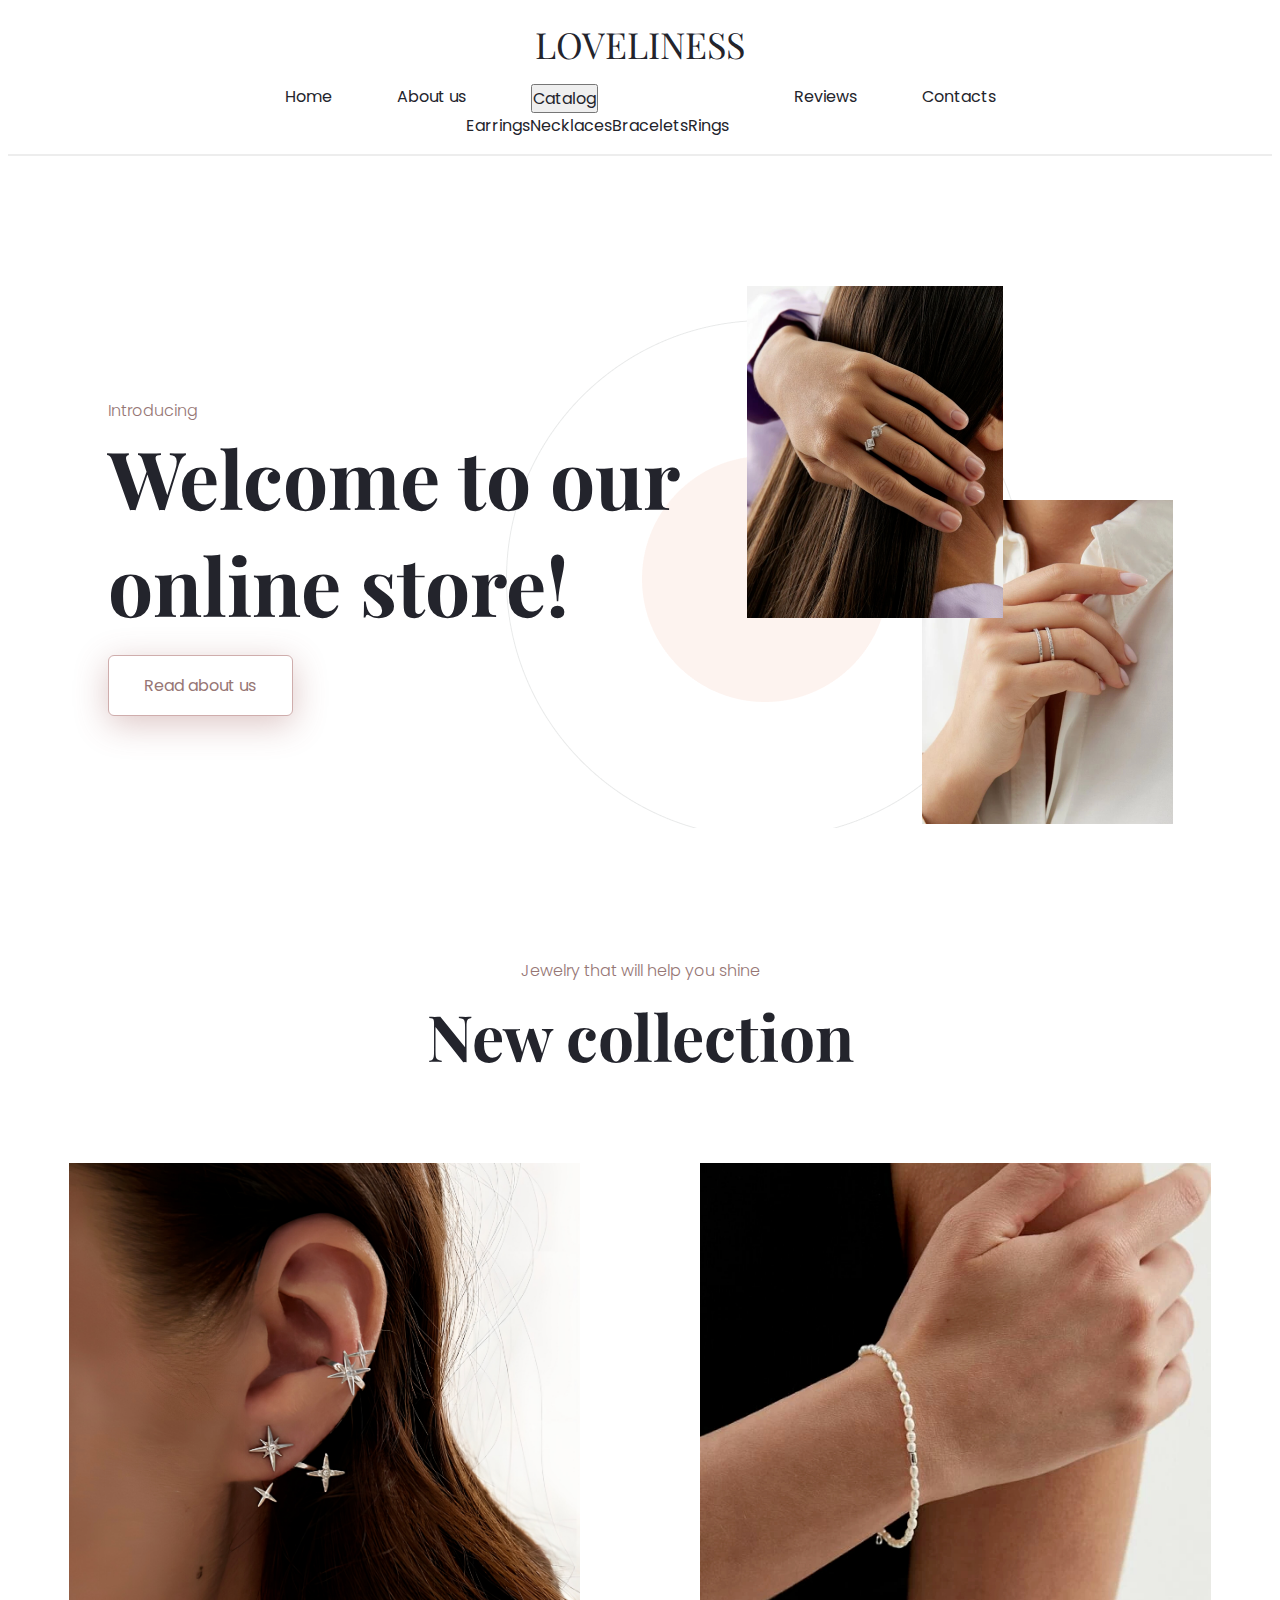
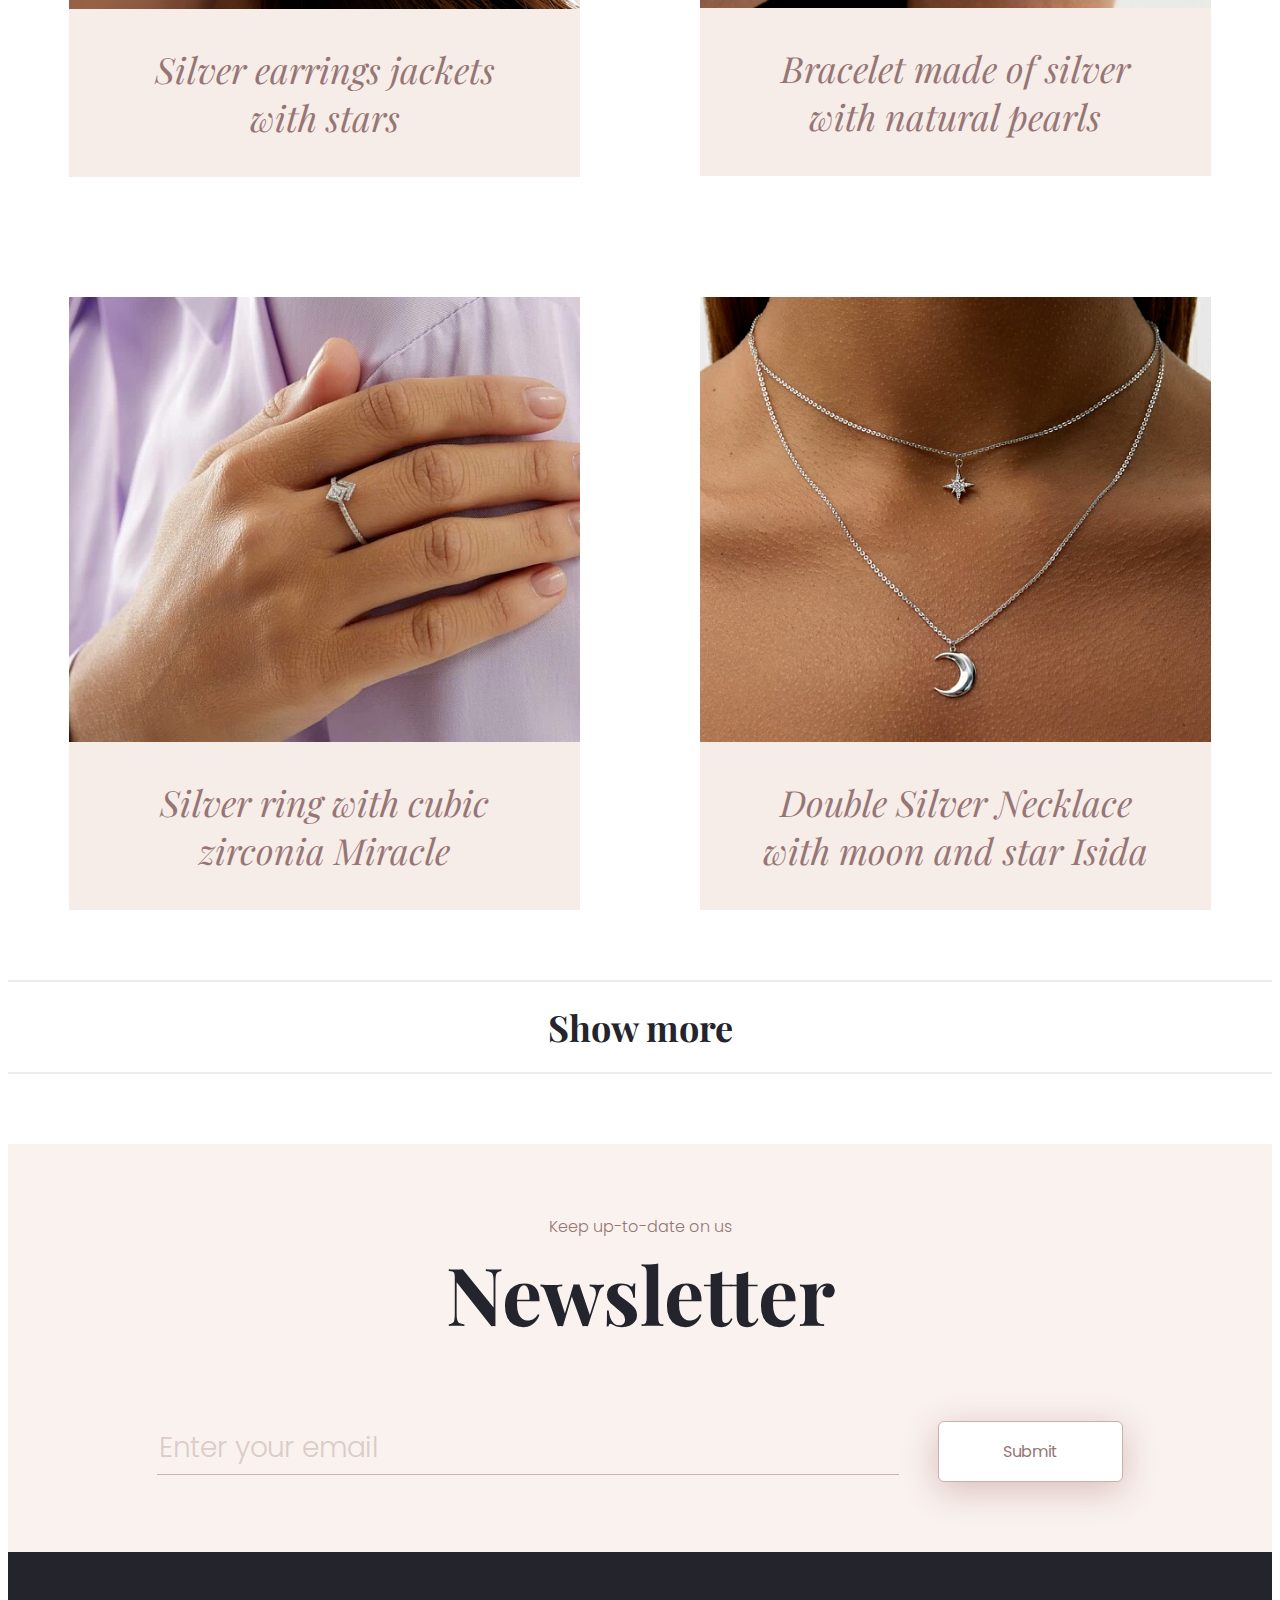
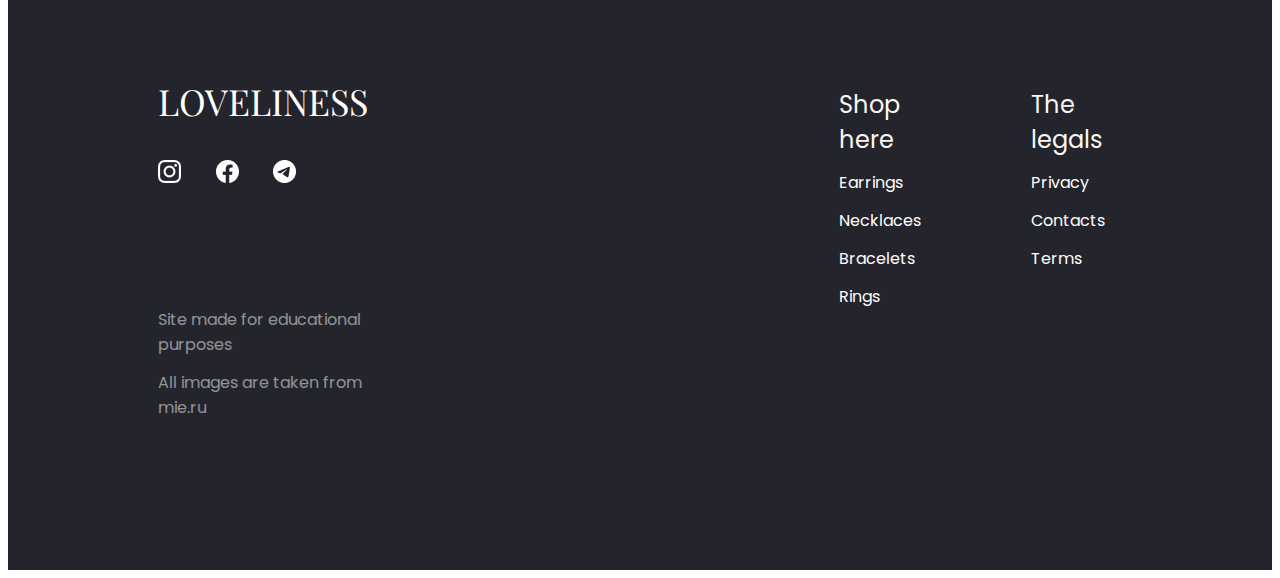
<file: index.html>
<!DOCTYPE html>
<html lang="en">
<head>
    <meta charset="UTF-8">
    <meta http-equiv="X-UA-Compatible" content="IE=edge">
    <meta name="viewport" content="width=device-width, initial-scale=1.0">
    <link href="https://cdn.jsdelivr.net/npm/bootstrap@5.3.0-alpha1/dist/css/bootstrap.min.css" rel="stylesheet" integrity="sha384-GLhlTQ8iRABdZLl6O3oVMWSktQOp6b7In1Zl3/Jr59b6EGGoI1aFkw7cmDA6j6gD" crossorigin="anonymous">
    <link rel="stylesheet" href="CSS/style.css">
    <title>Loveliness | Home</title>
    <link rel="shortcut icon" href="assets/icons/head.png" type="image/png">
</head>
<body>
    <header>
        <div class="container">
            <p class="header__logo">LOVELINESS</p>
            <nav>
                <ul>
                    <li><a class="header-nav__home" href="">Home</a></li>
                    <li><a href="HTML/about.html">About us</a></li>
                    <li>
                        <div class="dropdown">
                            <button class="btn dropdown-toggle" data-bs-toggle="dropdown" aria-expanded="false">
                            Catalog
                            </button>
                            <ul class="dropdown-menu">
                                <li><a class="dropdown-item header-nav__button--catalog" href="HTML/earrings.html">Earrings</a></li>
                                <li><a class="dropdown-item header-nav__button--catalog" href="HTML/necklaces.html">Necklaces</a></li>
                                <li><a class="dropdown-item header-nav__button--catalog" href="HTML/bracelets.html">Bracelets</a></li>
                                <li><a class="dropdown-item header-nav__button--catalog" href="HTML/rings.html">Rings</a></li>
                            </ul>
                        </div>
                    </li>
                    <li><a href="HTML/reviews.html">Reviews</a></li>
                    <li><a href="HTML/contacts.html">Contacts</a></li>
                </ul>
            </nav>
            <hr>
        </div>
    </header>
    <main>
        <section class="section-welcome">
            <div class="container">
                <div class="welcome-wrapper">
                    <div class="welcome-text__wrapper">
                        <p class="section-welcome__subtitle">Introducing</p>
                        <h2 class="section-welcome__title">Welcome to our online store!</h2>
                        <button class="section-welcome__button">Read about us</button>
                    </div>
                    <div class="welcome-img__wrapper">
                        <img class="section-welcome__ring" src="assets/icons/mainimg.png" alt="кольца">
                    </div>
                </div>
            </div>
        </section>
        <section class="section-new">
            <div class="container">
                <div class="new-title-wrapper">
                    <p class="section-new__subtitle">Jewelry that will help you shine</p>
                    <h2 class="section-new__title">New collection</h2>
                </div>
                <div class="collection-wrapper">
                    <div class="new-wrapper">
                        <img class="section-new__img" src="assets/new1small.jpg" alt="серьги">
                        <div class="name-wrapper">
                            <p class="section-new__name">Silver earrings jackets with stars</p>
                        </div>
                    </div>
                    <div class="new-wrapper">
                        <img class="section-new__img" src="assets/new2small.jpg" alt="браслет">
                        <div class="name-wrapper">
                            <p class="section-new__name">Bracelet made of silver with natural pearls</p>
                        </div>
                    </div>
                    <div class="new-wrapper">
                        <img class="section-new__img" src="assets/new3small.jpg" alt="кольцо">
                        <div class="name-wrapper">
                            <p class="section-new__name">Silver ring with cubic zirconia Miracle</p>
                        </div>
                    </div>
                    <div class="new-wrapper">
                        <img class="section-new__img" src="assets/new4small.jpg" alt="колье">
                        <div class="name-wrapper">
                            <p class="section-new__name">Double Silver Necklace with moon and star Isida</p>
                        </div>
                    </div>
                    <div class="plus-wrapper">
                        <div class="new-wrapper">
                            <img class="section-new__img" src="assets/new5small.jpg" alt="браслет">
                            <div class="name-wrapper">
                                <p class="section-new__name">Bracelet made of silver with cubic zirconia</p>
                            </div>
                        </div>
                        <div class="new-wrapper">
                            <img class="section-new__img" src="assets/new6small.jpg" alt="кольцо">
                            <div class="name-wrapper">
                                <p class="section-new__name">Gold-plated silver ring without inserts</p>
                            </div>
                        </div>
                        <div class="new-wrapper">
                            <img class="section-new__img" src="assets/new7small.jpg" alt="колье">
                            <div class="name-wrapper">
                                <p class="section-new__name">Necklace made of silver with natural pearls</p>
                            </div>
                        </div>
                        <div class="new-wrapper">
                            <img class="section-new__img" src="assets/new8small.jpg" alt="серьги">
                            <div class="name-wrapper">
                                <p class="section-new__name">Earrings made of silver with baroque pearls</p>
                            </div>
                        </div>
                    </div>
                </div>
                <div class="more-wrapper">
                    <hr>
                    <div class="more-button__wrapper">
                        <button class="section-new__button">Show more</button>
                    </div>
                    <hr>
                </div>
            </div>
        </section>
        <section class="section-newsletter">
            <div class="container">
                <div class="newsletter-wrapper">
                    <p class="section-newsletter__subtitle">Keep up-to-date on us</p>
                    <h2 class="section-newsletter__title">Newsletter</h2>
                    <div class="form-wrapper">
                        <form>
                            <input required type="email" placeholder="Enter your email">
                            <button type="submit">
                                Submit
                            </button>
                        </form>
                    </div>
                </div>
            </div>
        </section>
    </main>
    <footer>
        <div class="container">
            <div class="footer-wrapper">
                <div class="info-wrapper">
                    <p class="footer-logo">LOVELINESS</p>
                    <div class="links-wrapper">
                        <a class="footer-link" href="https://instagram.com"><img src="assets/icons/instagram.png" alt="инстаграмм"></a>
                        <a class="footer-link" href="https://m.facebook.com"><img src="assets/icons/facebook.png" alt="фейсбук"></a>
                        <a class="footer-link" href="https://telegram.org/"><img src="assets/icons/telegram.png" alt="телеграм"></a>
                    </div>
                    <div class="subtitle-wrapper">
                        <p class="footer-text__subtitle">Site made for educational purposes</p>
                        <p class="footer-text__subtitle">All images are taken from mie.ru</p>
                    </div>
                </div>
                <div class="shop-wrapper">
                    <p class="footer-title">Shop here</p>
                    <p><a href="HTML/earrings.html">Earrings</a></p>
                    <p><a href="HTML/necklaces.html">Necklaces</a></p>
                    <p><a href="HTML/bracelets.html">Bracelets</a></p>
                    <p><a href="HTML/rings.html">Rings</a></p>
                </div>
                <div class="legals-wrapper">
                    <p class="footer-title">The legals</p>
                    <p><a href="">Privacy</a></p>
                    <p><a href="HTML/contacts.html">Contacts</a></p>
                    <p><a href="">Terms</a></p>
                </div>
            </div>
        </div>
    </footer>
<script src="https://cdn.jsdelivr.net/npm/bootstrap@5.3.0-alpha1/dist/js/bootstrap.bundle.min.js" integrity="sha384-w76AqPfDkMBDXo30jS1Sgez6pr3x5MlQ1ZAGC+nuZB+EYdgRZgiwxhTBTkF7CXvN" crossorigin="anonymous"></script>
<script src="JS/script.js"></script>
</body>
</html>
</file>
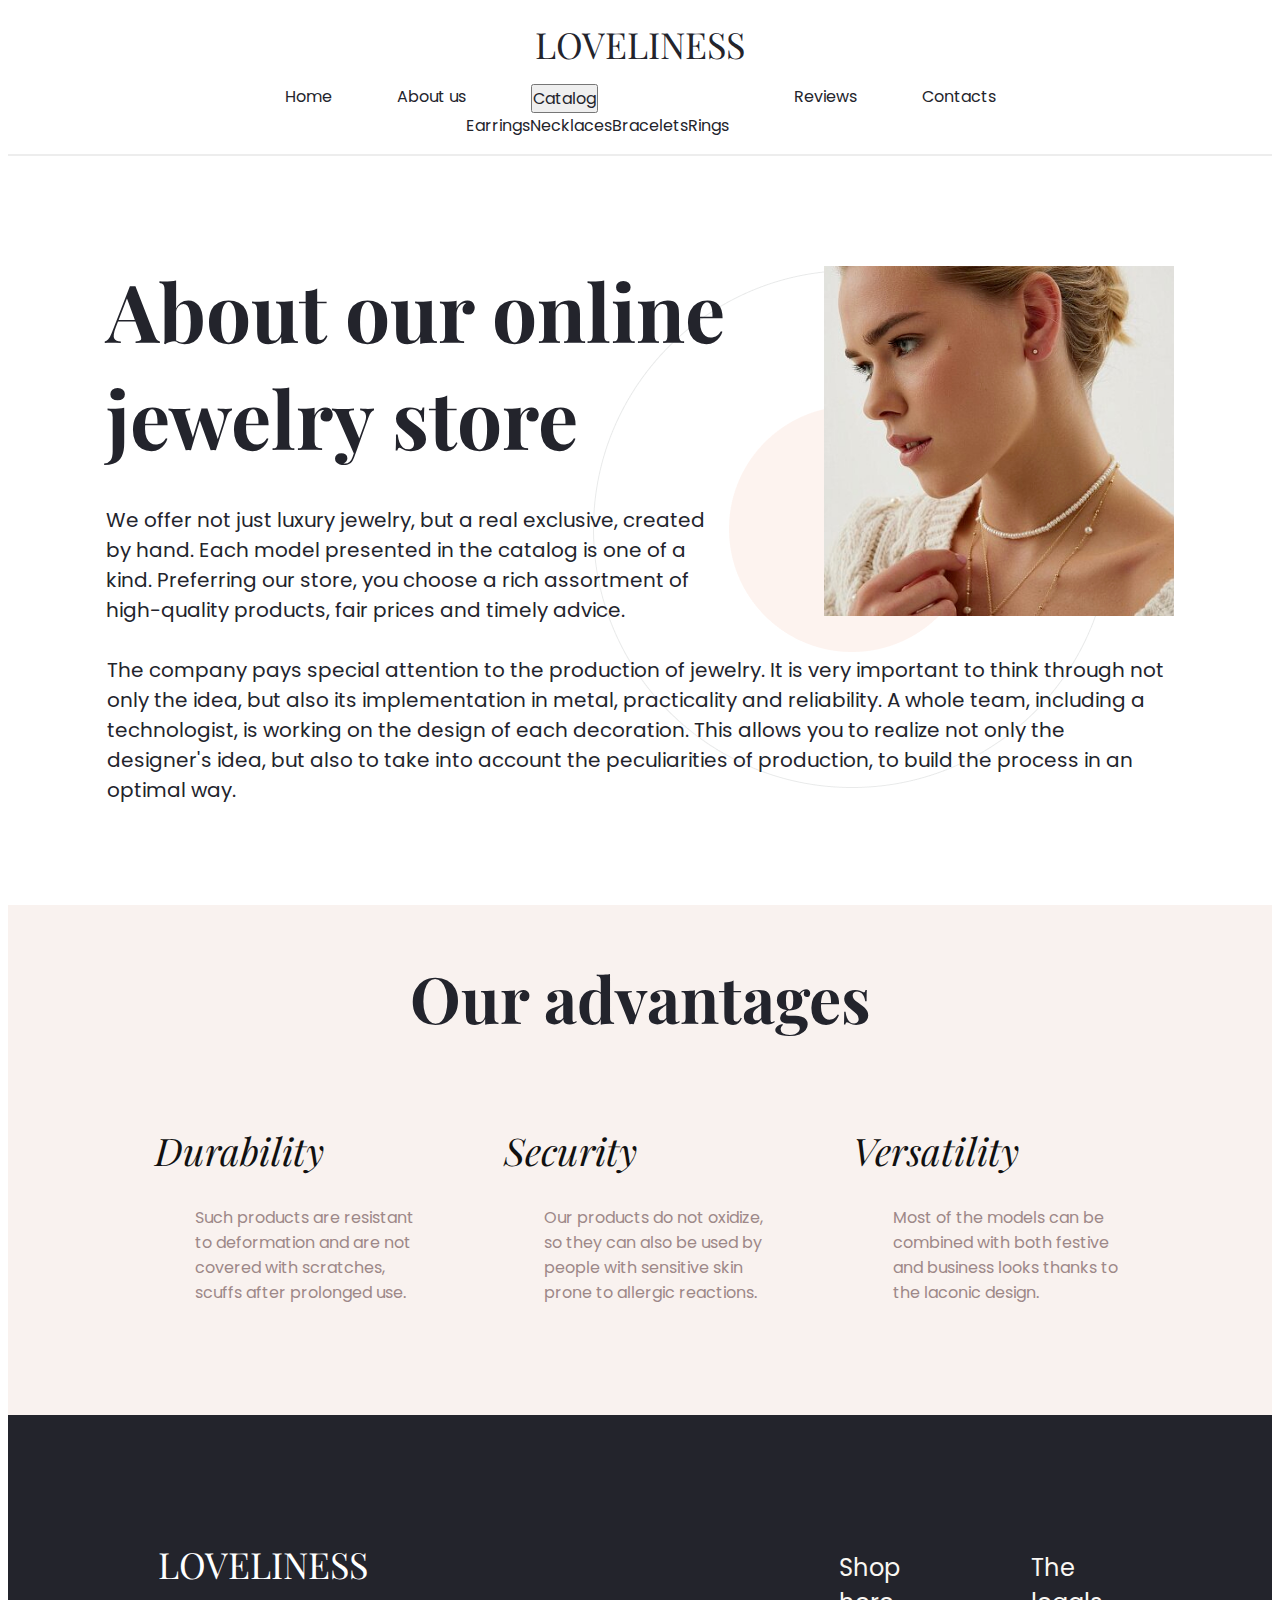
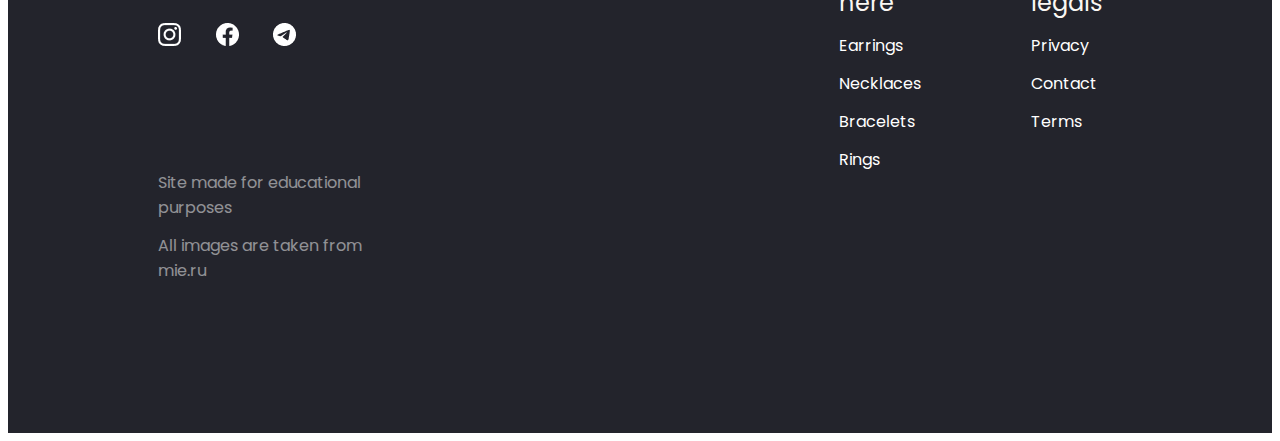
<file: HTML/about.html>
<!DOCTYPE html>
<html lang="en">
<head>
    <meta charset="UTF-8">
    <meta http-equiv="X-UA-Compatible" content="IE=edge">
    <meta name="viewport" content="width=device-width, initial-scale=1.0">
    <link href="https://cdn.jsdelivr.net/npm/bootstrap@5.3.0-alpha1/dist/css/bootstrap.min.css" rel="stylesheet" integrity="sha384-GLhlTQ8iRABdZLl6O3oVMWSktQOp6b7In1Zl3/Jr59b6EGGoI1aFkw7cmDA6j6gD" crossorigin="anonymous">
    <link rel="stylesheet" href="../CSS/style.css">
    <title>Loveliness | About us</title>
    <link rel="shortcut icon" href="../assets/icons/head.png" type="image/png">
</head>
<body>
    <header>
        <div class="container">
            <p class="header__logo">LOVELINESS</p>
            <nav>
                <ul>
                    <li><a class="header-nav__home" href="../index.html">Home</a></li>
                    <li><a href="../HTML/about.html">About us</a></li>
                    <li>
                        <div class="dropdown">
                        <button class="btn dropdown-toggle" type="button" data-bs-toggle="dropdown" aria-expanded="false">
                        Catalog
                        </button>
                        <ul class="dropdown-menu">
                            <li><a class="dropdown-item header-nav__button--catalog" href="earrings.html">Earrings</a></li>
                            <li><a class="dropdown-item header-nav__button--catalog" href="necklaces.html">Necklaces</a></li>
                            <li><a class="dropdown-item header-nav__button--catalog" href="bracelets.html">Bracelets</a></li>
                            <li><a class="dropdown-item header-nav__button--catalog" href="rings.html">Rings</a></li>
                        </ul>
                      </div>
                    </li>
                    <li><a href="reviews.html">Reviews</a></li>
                    <li><a href="contacts.html">Contacts</a></li>
                </ul>
            </nav>
            <hr>
        </div>
    </header>
    <main>
        <section class="section-about">
            <div class="container">
                <div class="about-wrapper">
                    <div class="about-main__wrapper">
                        <div class="text-wrapper">
                            <h2 class="section-about__title">About our online jewelry store</h2>
                            <p class="section-about__text--first">We offer not just luxury jewelry, but a real exclusive, created by hand. Each model presented in the catalog is one of a kind. Preferring our store, you choose a rich assortment of high-quality products, fair prices and timely advice.</p>
                        </div>
                        <img src="../assets/about.jpg" alt="девушка с украшениями">
                    </div>
                    <p class="section-about__text--second">The company pays special attention to the production of jewelry. It is very important to think through not only the idea, but also its implementation in metal, practicality and reliability. A whole team, including a technologist, is working on the design of each decoration. This allows you to realize not only the designer's idea, but also to take into account the peculiarities of production, to build the process in an optimal way.</p>
                </div>
            </div>
        </section>
        <section class="section-advantages">
            <div class="container">
                <div class="advantages-wrapper">
                    <h2 class="section-advantages__title">Our advantages</h2>
                    <div class="row-wrapper">
                        <div class="advantage-wrapper">
                            <p class="section-advantages__subtitle">Durability</p>
                            <p class="section-advantages__text">Such products are resistant to deformation and are not covered with scratches, scuffs after prolonged use.</p>
                        </div>
                        <div class="advantage-wrapper">
                            <p class="section-advantages__subtitle">Security</p>
                            <p class="section-advantages__text">Our products do not oxidize, so they can also be used by people with sensitive skin prone to allergic reactions.</p>
                        </div>
                        <div class="advantage-wrapper">
                            <p class="section-advantages__subtitle">Versatility</p>
                            <p class="section-advantages__text">Most of the models can be combined with both festive and business looks thanks to the laconic design.</p>
                        </div>
                    </div>
                </div>
            </div>
        </section>
    </main>
    <footer>
        <div class="container">
            <div class="footer-wrapper">
                <div class="info-wrapper">
                    <p class="footer-logo">LOVELINESS</p>
                    <div class="links-wrapper">
                        <a class="footer-link" href="https://instagram.com"><img src="../assets/icons/instagram.png" alt="инстаграмм"></a>
                        <a class="footer-link" href="https://m.facebook.com"><img src="../assets/icons/facebook.png" alt="фейсбук"></a>
                        <a class="footer-link" href="https://telegram.org/"><img src="../assets/icons/telegram.png" alt="телеграм"></a>
                    </div>
                    <div class="subtitle-wrapper">
                        <p class="footer-text__subtitle">Site made for educational purposes</p>
                        <p class="footer-text__subtitle">All images are taken from mie.ru</p>
                    </div>
                </div>
                <div class="shop-wrapper">
                    <p class="footer-title">Shop here</p>
                    <p><a href="earrings.html">Earrings</a></p>
                    <p><a href="necklaces.html">Necklaces</a></p>
                    <p><a href="bracelets.html">Bracelets</a></p>
                    <p><a href="rings.html">Rings</a></p>
                </div>
                <div class="legals-wrapper">
                    <p class="footer-title">The legals</p>
                    <p><a href="">Privacy</a></p>
                    <p><a href="contacts.html">Contact</a></p>
                    <p><a href="">Terms</a></p>
                </div>
            </div>
        </div>
    </footer>
<script src="https://cdn.jsdelivr.net/npm/bootstrap@5.3.0-alpha1/dist/js/bootstrap.bundle.min.js" integrity="sha384-w76AqPfDkMBDXo30jS1Sgez6pr3x5MlQ1ZAGC+nuZB+EYdgRZgiwxhTBTkF7CXvN" crossorigin="anonymous"></script>
<script src="../JS/script.js"></script>
</body>
</html>
</file>
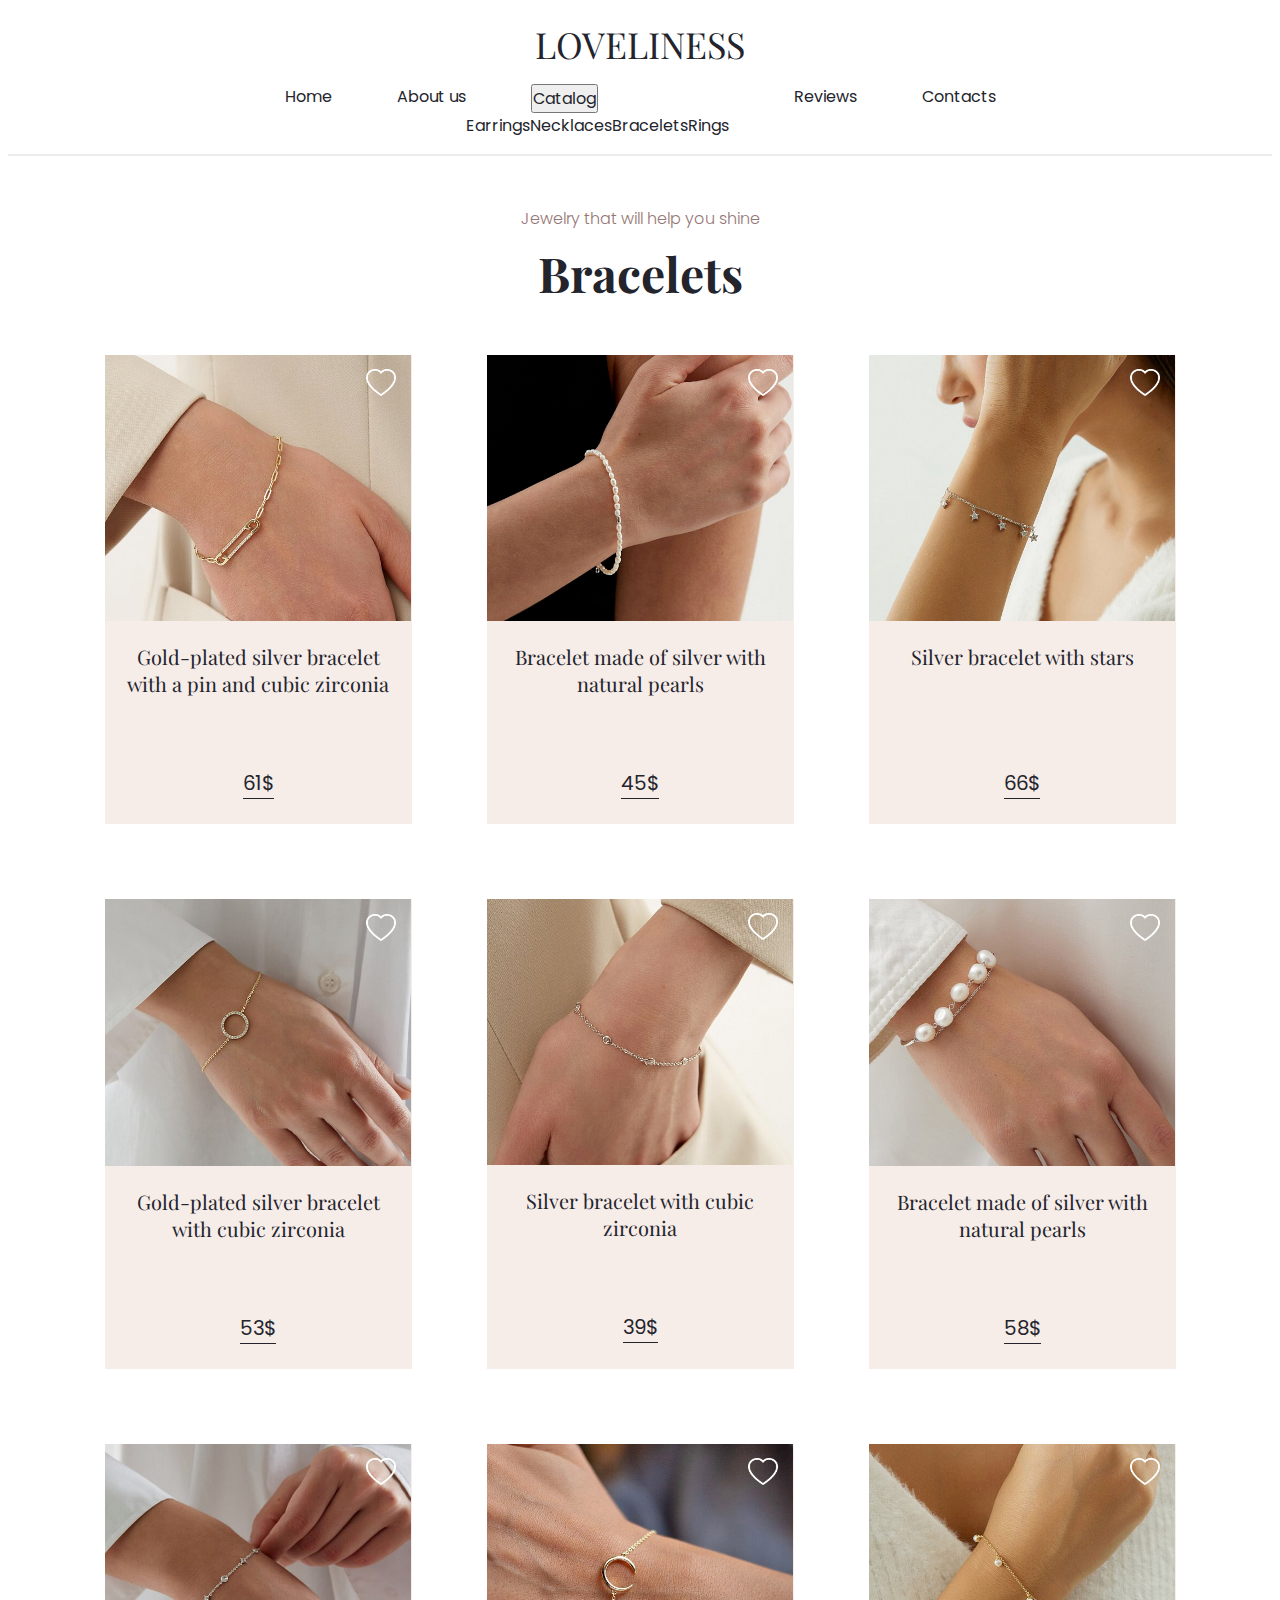
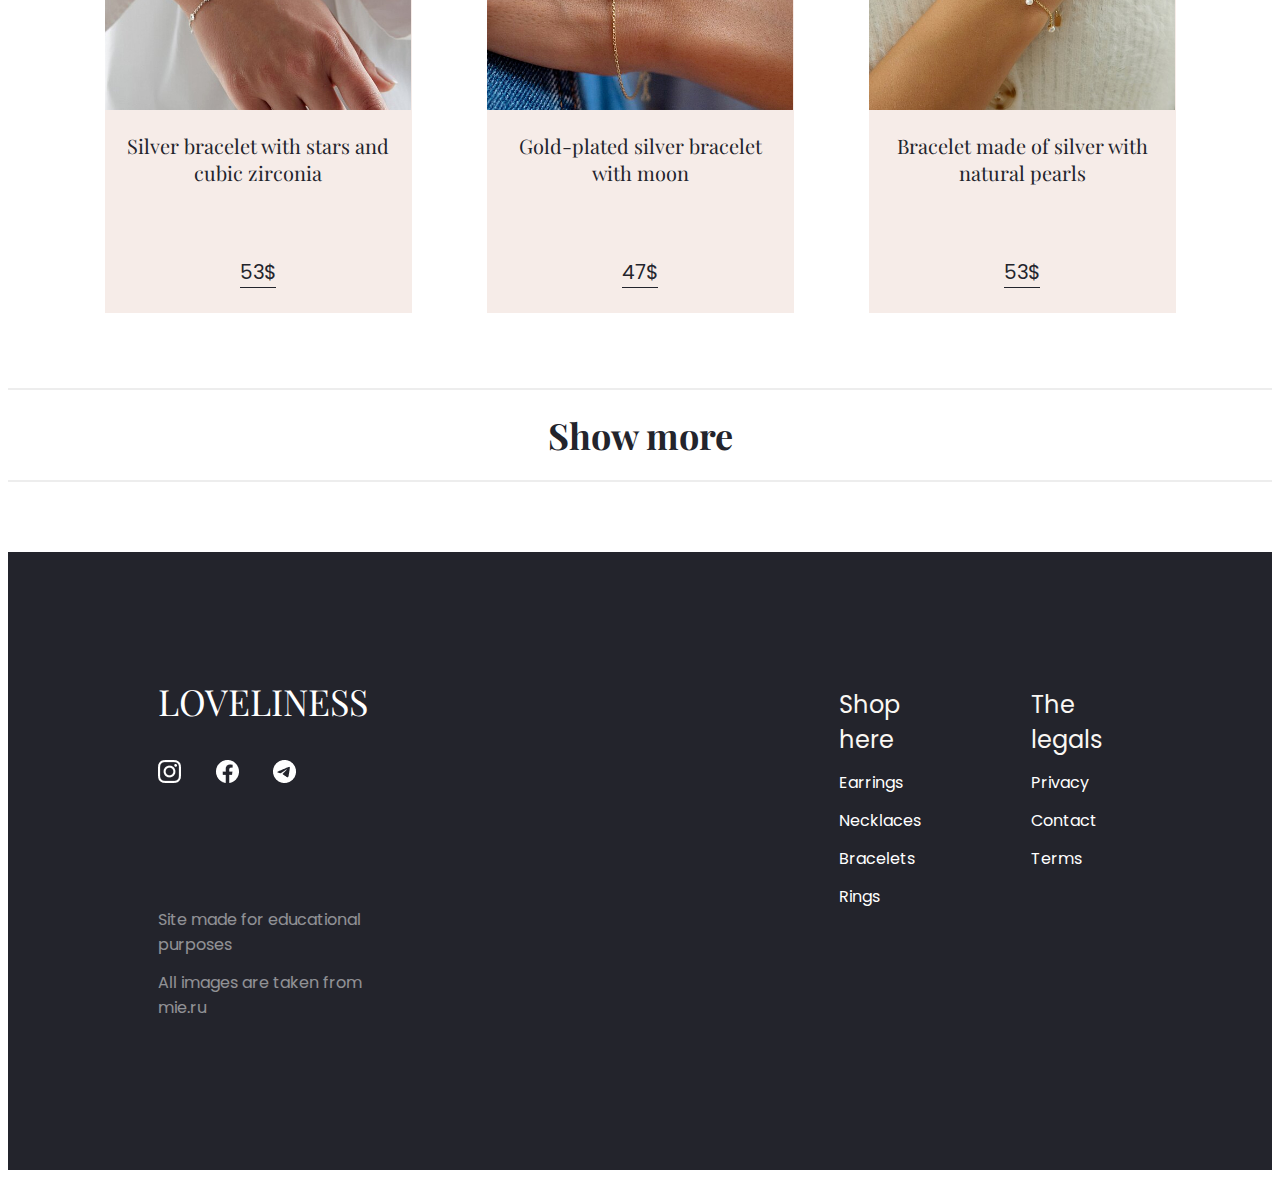
<file: HTML/bracelets.html>
<!DOCTYPE html>
<html lang="en">
<head>
    <meta charset="UTF-8">
    <meta http-equiv="X-UA-Compatible" content="IE=edge">
    <meta name="viewport" content="width=device-width, initial-scale=1.0">
    <link href="https://cdn.jsdelivr.net/npm/bootstrap@5.3.0-alpha1/dist/css/bootstrap.min.css" rel="stylesheet" integrity="sha384-GLhlTQ8iRABdZLl6O3oVMWSktQOp6b7In1Zl3/Jr59b6EGGoI1aFkw7cmDA6j6gD" crossorigin="anonymous">
    <link rel="stylesheet" href="../CSS/style.css">
    <title>Loveliness | Bracelets</title>
    <link rel="shortcut icon" href="../assets/icons/head.png" type="image/png">
</head>
<body>
    <header>
        <div class="container">
            <p class="header__logo">LOVELINESS</p>
            <nav>
                <ul>
                    <li><a class="header-nav__home" href="../index.html">Home</a></li>
                    <li><a href="about.html">About us</a></li>
                    <li>
                        <div class="dropdown">
                        <button class="btn dropdown-toggle" type="button" data-bs-toggle="dropdown" aria-expanded="false">
                        Catalog
                        </button>
                        <ul class="dropdown-menu">
                            <li><a class="dropdown-item header-nav__button--catalog" href="earrings.html">Earrings</a></li>
                            <li><a class="dropdown-item header-nav__button--catalog" href="necklaces.html">Necklaces</a></li>
                            <li><a class="dropdown-item header-nav__button--catalog" href="bracelets.html">Bracelets</a></li>
                            <li><a class="dropdown-item header-nav__button--catalog" href="rings.html">Rings</a></li>
                        </ul>
                      </div>
                    </li>
                    <li><a href="reviews.html">Reviews</a></li>
                    <li><a href="contacts.html">Contacts</a></li>
                </ul>
            </nav>
            <hr>
        </div>
    </header>
    <main>
        <section class="section-decorations">
            <div class="container">
                <p class="section-decorations__subtitle">Jewelry that will help you shine</p>
                <h2>Bracelets</h2>
                <div class="decorations-wrapper">
                    <div class="decoration-wrapper">
                        <img class="section-decorations__img" src="../assets/b1.jpg" alt="браслет">
                        <button class="section-decorations__btn--heart"><img class="section-decorations__img--heart" src="../assets/icons/heart_stroke.png" alt="сердце"></button>
                        <div class="section-decorations__name--wrapper">
                            <p class="section-decorations__name">Gold-plated silver bracelet with a pin and cubic zirconia</p>
                            <p class="section-decorations__price">61$</p>
                        </div>
                    </div>
                    <div class="decoration-wrapper">
                        <img class="section-decorations__img" src="../assets/b2.jpg" alt="браслет">
                        <button class="section-decorations__btn--heart"><img class="section-decorations__img--heart" src="../assets/icons/heart_stroke.png" alt="сердце"></button>
                        <div class="section-decorations__name--wrapper">
                            <p class="section-decorations__name">Bracelet made of silver with natural pearls</p>
                            <p class="section-decorations__price">45$</p>
                        </div>
                    </div>
                    <div class="decoration-wrapper">
                        <img class="section-decorations__img" src="../assets/b3.jpg" alt="браслет">
                        <button class="section-decorations__btn--heart"><img class="section-decorations__img--heart" src="../assets/icons/heart_stroke.png" alt="сердце"></button>
                        <div class="section-decorations__name--wrapper">
                            <p class="section-decorations__name">Silver bracelet with stars</p>
                            <p class="section-decorations__price">66$</p>
                        </div>
                    </div>
                    <div class="decoration-wrapper">
                        <img class="section-decorations__img" src="../assets/b4.jpg" alt="браслет">
                        <button class="section-decorations__btn--heart"><img class="section-decorations__img--heart" src="../assets/icons/heart_stroke.png" alt="сердце"></button>
                        <div class="section-decorations__name--wrapper">
                            <p class="section-decorations__name">Gold-plated silver bracelet with cubic zirconia</p>
                            <p class="section-decorations__price">53$</p>
                        </div>
                    </div>
                    <div class="decoration-wrapper">
                        <img class="section-decorations__img" src="../assets/b5.jpg" alt="браслет">
                        <button class="section-decorations__btn--heart"><img class="section-decorations__img--heart" src="../assets/icons/heart_stroke.png" alt="сердце"></button>
                        <div class="section-decorations__name--wrapper">
                            <p class="section-decorations__name">Silver bracelet with cubic zirconia</p>
                            <p class="section-decorations__price">39$</p>
                        </div>
                    </div>
                    <div class="decoration-wrapper">
                        <img class="section-decorations__img" src="../assets/b6.jpg" alt="браслет">
                        <button class="section-decorations__btn--heart"><img class="section-decorations__img--heart" src="../assets/icons/heart_stroke.png" alt="сердце"></button>
                        <div class="section-decorations__name--wrapper">
                            <p class="section-decorations__name">Bracelet made of silver with natural pearls</p>
                            <p class="section-decorations__price">58$</p>
                        </div>
                    </div>
                    <div class="decoration-wrapper">
                        <img class="section-decorations__img" src="../assets/b7.jpg" alt="браслет">
                        <button class="section-decorations__btn--heart"><img class="section-decorations__img--heart" src="../assets/icons/heart_stroke.png" alt="сердце"></button>
                        <div class="section-decorations__name--wrapper">
                            <p class="section-decorations__name">Silver bracelet with stars and cubic zirconia</p>
                            <p class="section-decorations__price">53$</p>
                        </div>
                    </div>
                    <div class="decoration-wrapper">
                        <img class="section-decorations__img" src="../assets/b8.jpg" alt="браслет">
                        <button class="section-decorations__btn--heart"><img class="section-decorations__img--heart" src="../assets/icons/heart_stroke.png" alt="сердце"></button>
                        <div class="section-decorations__name--wrapper">
                            <p class="section-decorations__name">Gold-plated silver bracelet with moon</p>
                            <p class="section-decorations__price">47$</p>
                        </div>
                    </div>
                    <div class="decoration-wrapper">
                        <img class="section-decorations__img" src="../assets/b9.jpg" alt="браслет">
                        <button class="section-decorations__btn--heart"><img class="section-decorations__img--heart" src="../assets/icons/heart_stroke.png" alt="сердце"></button>
                        <div class="section-decorations__name--wrapper">
                            <p class="section-decorations__name">Bracelet made of silver with natural pearls</p>
                            <p class="section-decorations__price">53$</p>
                        </div>
                    </div>
                </div>
                <div class="more-wrapper--decoration">
                    <hr>
                    <div class="more-button__wrapper--decoration">
                        <button class="more-button--decoration">Show more</button>
                    </div>
                    <hr>
                </div>
            </div>
        </section>
    </main>
    <footer>
        <div class="container">
            <div class="footer-wrapper">
                <div class="info-wrapper">
                    <p class="footer-logo">LOVELINESS</p>
                    <div class="links-wrapper">
                        <a class="footer-link" href="https://instagram.com"><img src="../assets/icons/instagram.png" alt="инстаграмм"></a>
                        <a class="footer-link" href="https://m.facebook.com"><img src="../assets/icons/facebook.png" alt="фейсбук"></a>
                        <a class="footer-link" href="https://telegram.org/"><img src="../assets/icons/telegram.png" alt="телеграм"></a>
                    </div>
                    <div class="subtitle-wrapper">
                        <p class="footer-text__subtitle">Site made for educational purposes</p>
                        <p class="footer-text__subtitle">All images are taken from mie.ru</p>
                    </div>
                </div>
                <div class="shop-wrapper">
                    <p class="footer-title">Shop here</p>
                    <p><a href="earrings.html">Earrings</a></p>
                    <p><a href="necklaces.html">Necklaces</a></p>
                    <p><a href="bracelets.html">Bracelets</a></p>
                    <p><a href="rings.html">Rings</a></p>
                </div>
                <div class="legals-wrapper">
                    <p class="footer-title">The legals</p>
                    <p><a href="">Privacy</a></p>
                    <p><a href="contacts.html">Contact</a></p>
                    <p><a href="">Terms</a></p>
                </div>
            </div>
        </div>
    </footer>
<script src="https://cdn.jsdelivr.net/npm/bootstrap@5.3.0-alpha1/dist/js/bootstrap.bundle.min.js" integrity="sha384-w76AqPfDkMBDXo30jS1Sgez6pr3x5MlQ1ZAGC+nuZB+EYdgRZgiwxhTBTkF7CXvN" crossorigin="anonymous"></script>
<script src="../JS/script.js"></script>
</body>
</html>
</file>
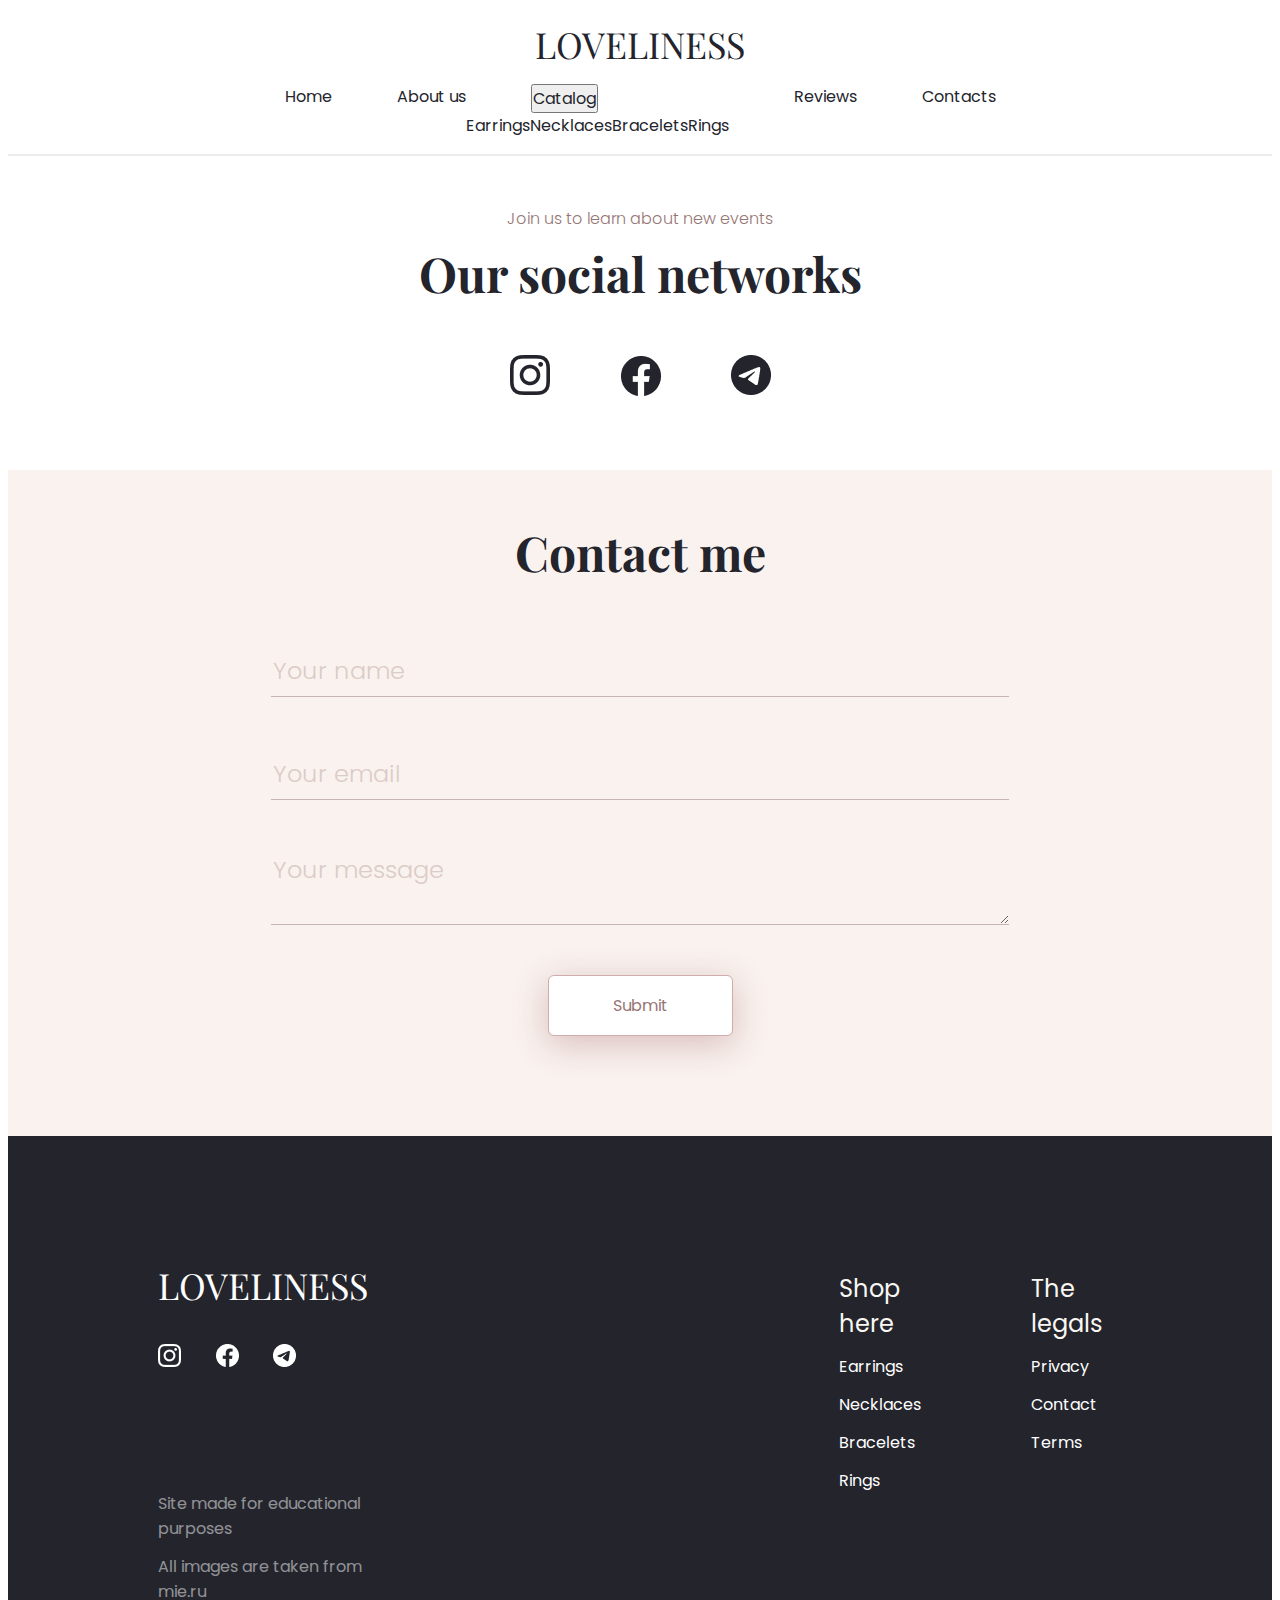
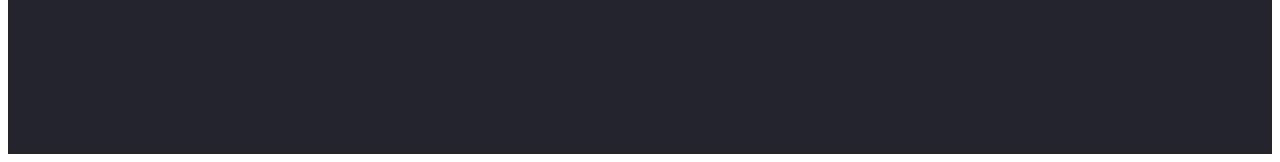
<file: HTML/contacts.html>
<!DOCTYPE html>
<html lang="en">
<head>
    <meta charset="UTF-8">
    <meta http-equiv="X-UA-Compatible" content="IE=edge">
    <meta name="viewport" content="width=device-width, initial-scale=1.0">
    <link href="https://cdn.jsdelivr.net/npm/bootstrap@5.3.0-alpha1/dist/css/bootstrap.min.css" rel="stylesheet" integrity="sha384-GLhlTQ8iRABdZLl6O3oVMWSktQOp6b7In1Zl3/Jr59b6EGGoI1aFkw7cmDA6j6gD" crossorigin="anonymous">
    <link rel="stylesheet" href="../CSS/style.css">
    <title>Loveliness | Contacts</title>
    <link rel="shortcut icon" href="../assets/icons/head.png" type="image/png">
</head>
<body>
    <header>
        <div class="container">
            <p class="header__logo">LOVELINESS</p>
            <nav>
                <ul>
                    <li><a class="header-nav__home" href="../index.html">Home</a></li>
                    <li><a href="../HTML/about.html">About us</a></li>
                    <li>
                        <div class="dropdown">
                        <button class="btn dropdown-toggle" type="button" data-bs-toggle="dropdown" aria-expanded="false">
                        Catalog
                        </button>
                        <ul class="dropdown-menu">
                            <li><a class="dropdown-item header-nav__button--catalog" href="earrings.html">Earrings</a></li>
                            <li><a class="dropdown-item header-nav__button--catalog" href="necklaces.html">Necklaces</a></li>
                            <li><a class="dropdown-item header-nav__button--catalog" href="bracelets.html">Bracelets</a></li>
                            <li><a class="dropdown-item header-nav__button--catalog" href="rings.html">Rings</a></li>
                        </ul>
                      </div>
                    </li>
                    <li><a href="reviews.html">Reviews</a></li>
                    <li><a href="contacts.html">Contacts</a></li>
                </ul>
            </nav>
            <hr>
        </div>
    </header>
    <main>
        <section class="section-networks">
            <div class="container">
                <p>Join us to learn about new events</p>
                <h2>Our social networks</h2>
                <div class="networks__wrapper">
                    <a class="networks-link--instagram" href="https://instagram.com"><img src="../assets/icons/instagram_black.png" alt="инстаграмм"></a>
                    <a class="networks-link" href="https://m.facebook.com"><img src="../assets/icons/facebook_black.png" alt="фейсбук"></a>
                    <a class="networks-link" href="https://telegram.org/"><img src="../assets/icons/telegram_black.png" alt="телеграм"></a>
                </div>
            </div>
        </section>
        <section class="section-contacts">
            <div class="container">
                <div class="contacts-wrapper">
                    <h2 class="section-contacts__title">Contact me</h2>
                    <form>
                        <input type="text" placeholder="Your name" required>
                        <input type="email" placeholder="Your email" required>
                        <textarea placeholder="Your message" required></textarea>
                        <button type="submit">Submit</button>
                    </form>
                </div>
            </div>
        </section>
    </main>
    <footer>
        <div class="container">
            <div class="footer-wrapper">
                <div class="info-wrapper">
                    <p class="footer-logo">LOVELINESS</p>
                    <div class="links-wrapper">
                        <a class="footer-link" href="https://instagram.com"><img src="../assets/icons/instagram.png" alt="инстаграмм"></a>
                        <a class="footer-link" href="https://m.facebook.com"><img src="../assets/icons/facebook.png" alt="фейсбук"></a>
                        <a class="footer-link" href="https://telegram.org/"><img src="../assets/icons/telegram.png" alt="телеграм"></a>
                    </div>
                    <div class="subtitle-wrapper">
                        <p class="footer-text__subtitle">Site made for educational purposes</p>
                        <p class="footer-text__subtitle">All images are taken from mie.ru</p>
                    </div>
                </div>
                <div class="shop-wrapper">
                    <p class="footer-title">Shop here</p>
                    <p><a href="earrings.html">Earrings</a></p>
                    <p><a href="necklaces.html">Necklaces</a></p>
                    <p><a href="bracelets.html">Bracelets</a></p>
                    <p><a href="rings.html">Rings</a></p>
                </div>
                <div class="legals-wrapper">
                    <p class="footer-title">The legals</p>
                    <p><a href="">Privacy</a></p>
                    <p><a href="contacts.html">Contact</a></p>
                    <p><a href="">Terms</a></p>
                </div>
            </div>
        </div>
    </footer>
<script src="https://cdn.jsdelivr.net/npm/bootstrap@5.3.0-alpha1/dist/js/bootstrap.bundle.min.js" integrity="sha384-w76AqPfDkMBDXo30jS1Sgez6pr3x5MlQ1ZAGC+nuZB+EYdgRZgiwxhTBTkF7CXvN" crossorigin="anonymous"></script>
<script src="../JS/script.js"></script>
</body>
</html>
</file>
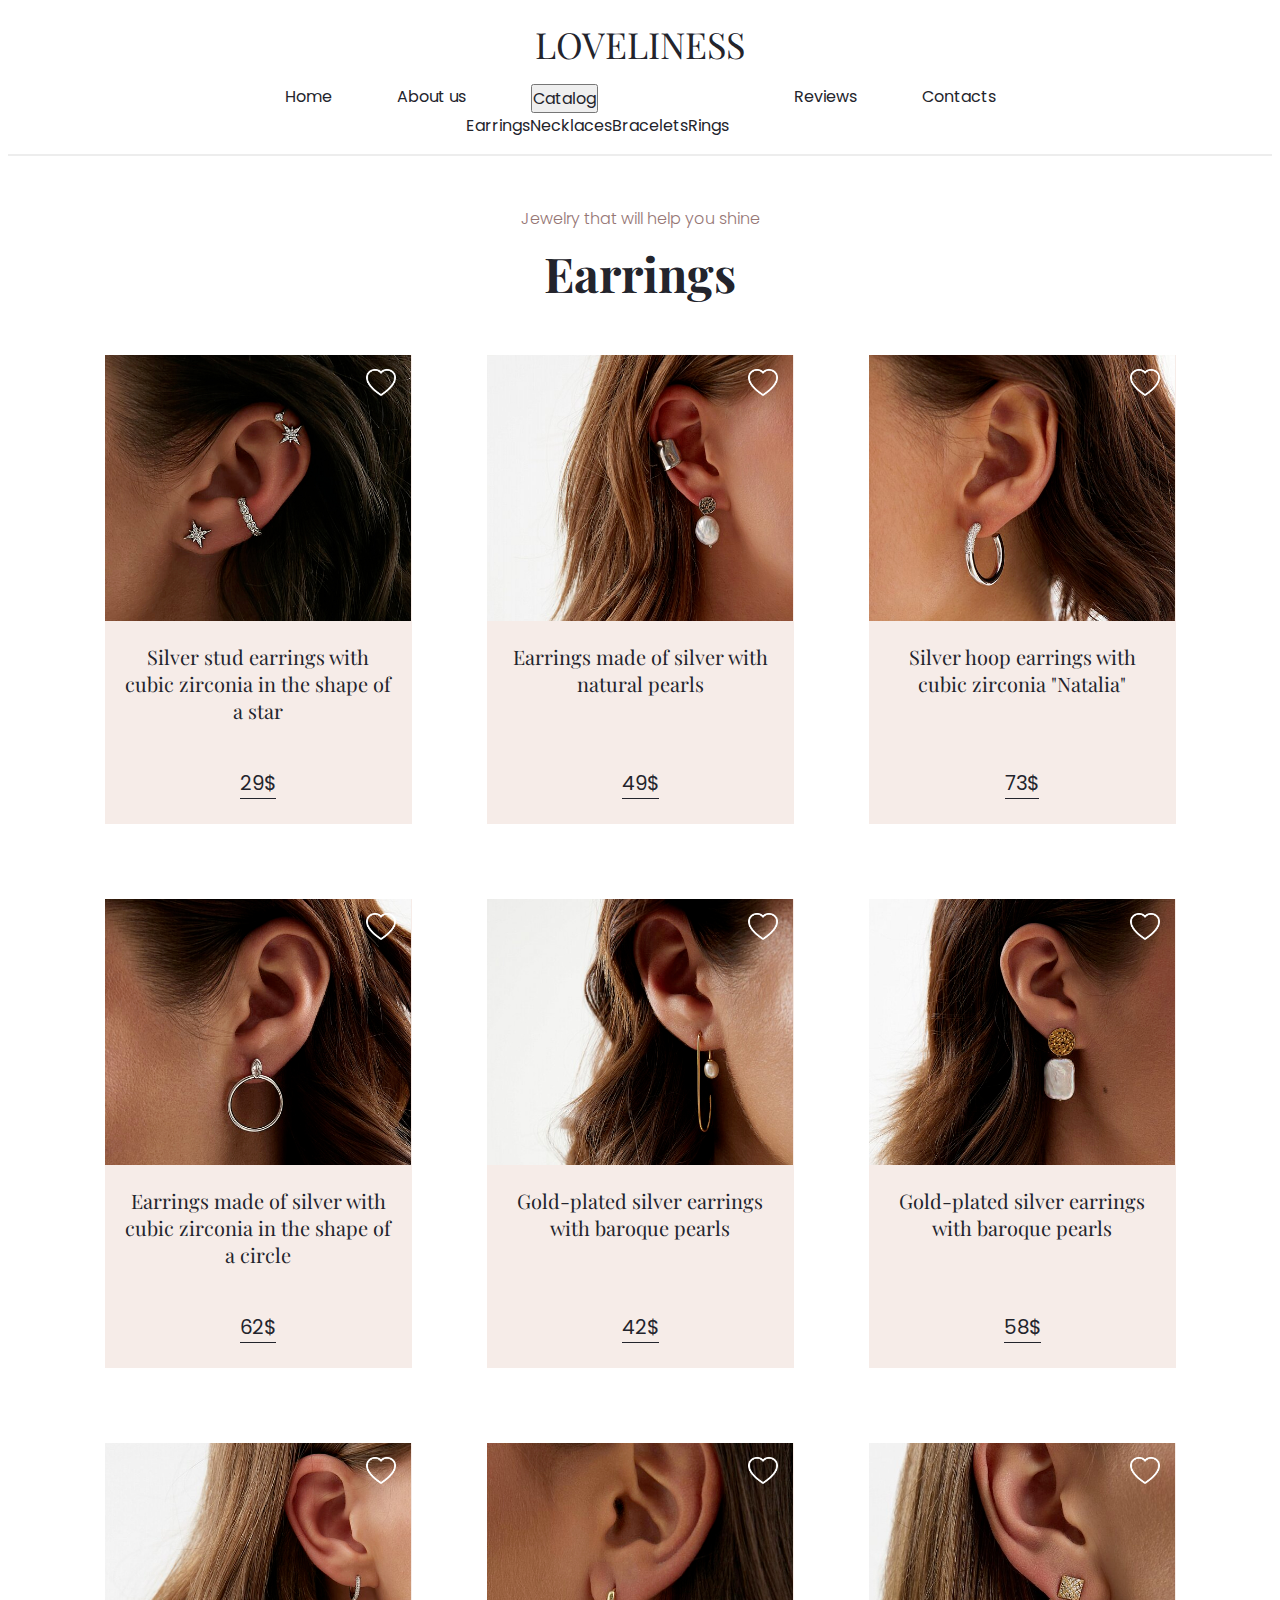
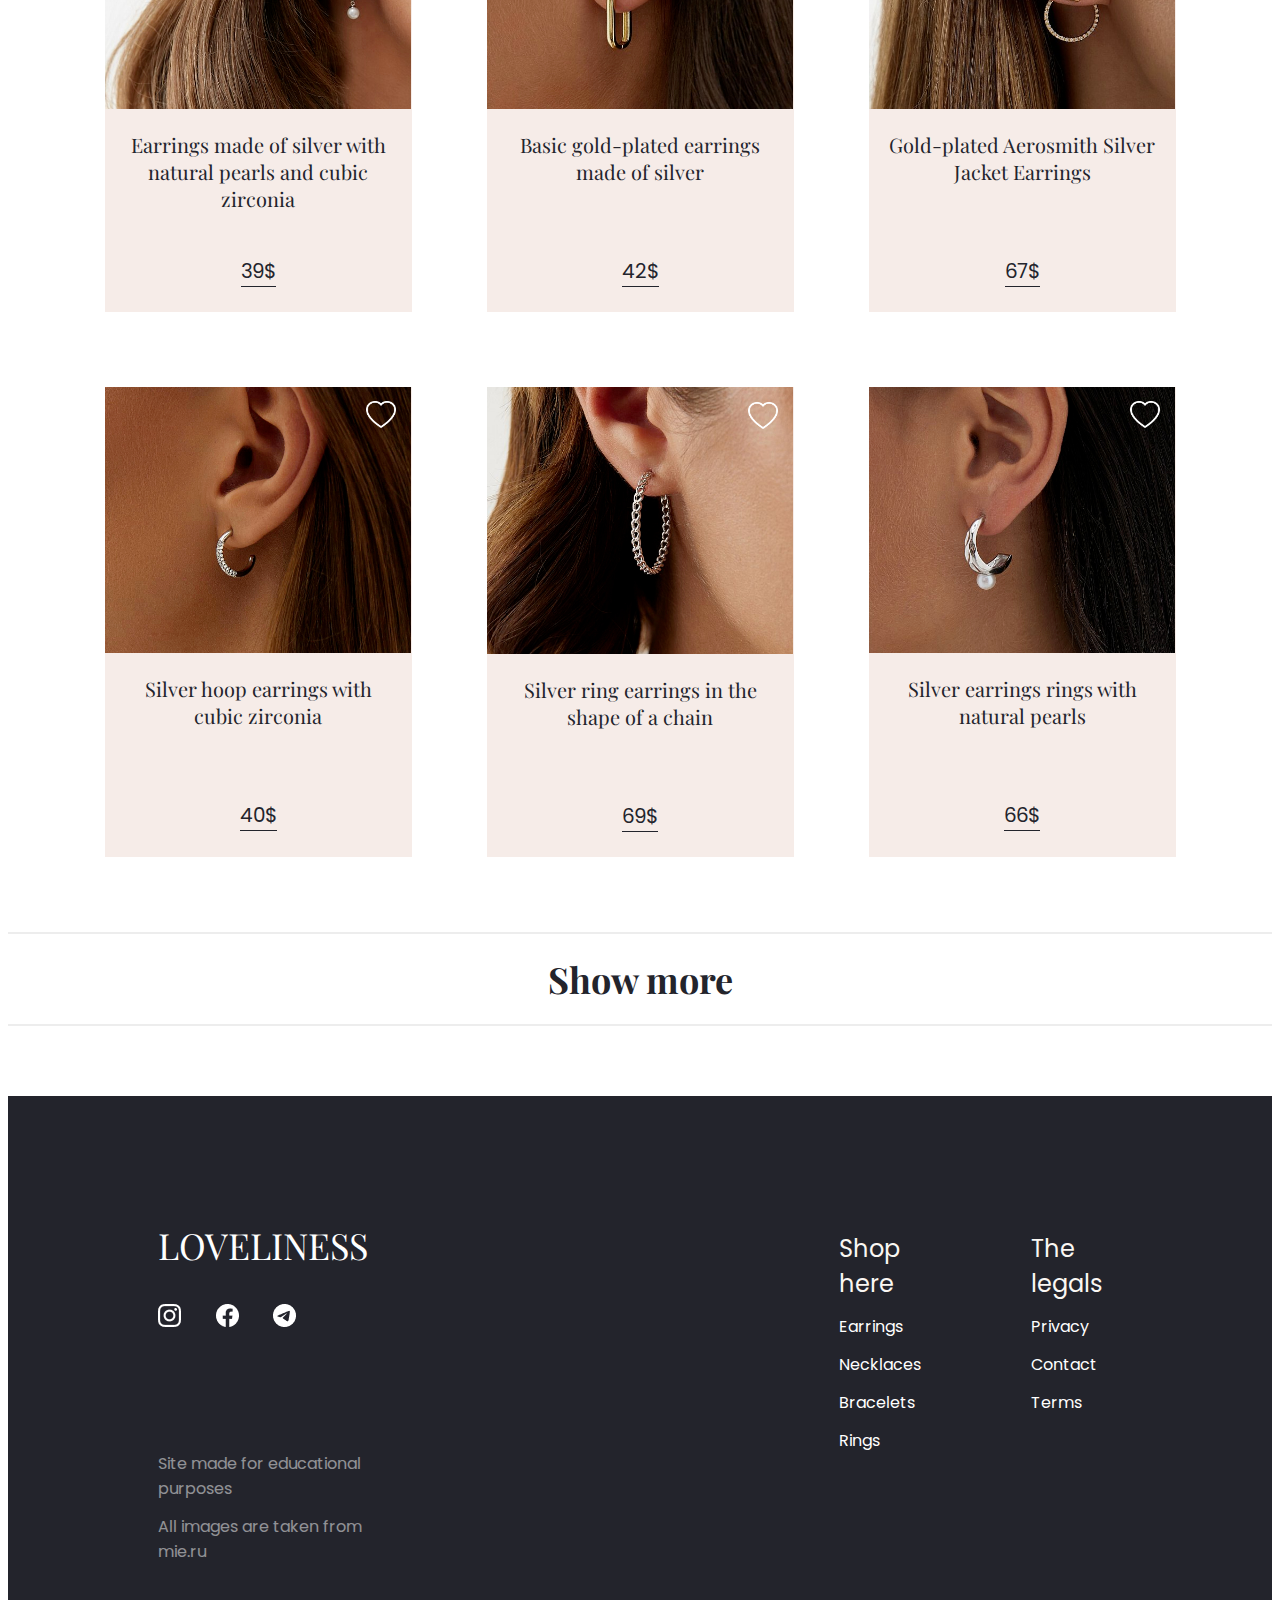
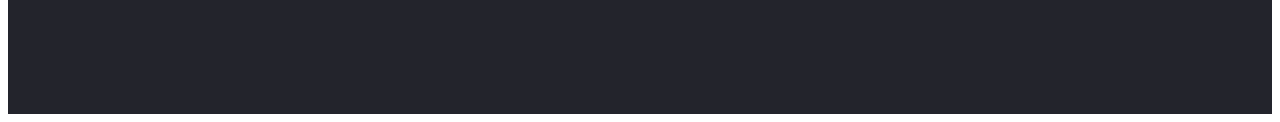
<file: HTML/earrings.html>
<!DOCTYPE html>
<html lang="en">
<head>
    <meta charset="UTF-8">
    <meta http-equiv="X-UA-Compatible" content="IE=edge">
    <meta name="viewport" content="width=device-width, initial-scale=1.0">
    <link href="https://cdn.jsdelivr.net/npm/bootstrap@5.3.0-alpha1/dist/css/bootstrap.min.css" rel="stylesheet" integrity="sha384-GLhlTQ8iRABdZLl6O3oVMWSktQOp6b7In1Zl3/Jr59b6EGGoI1aFkw7cmDA6j6gD" crossorigin="anonymous">
    <link rel="stylesheet" href="../CSS/style.css">
    <title>Loveliness | Earrings</title>
    <link rel="shortcut icon" href="../assets/icons/head.png" type="image/png">
</head>
<body>
    <header>
        <div class="container">
            <p class="header__logo">LOVELINESS</p>
            <nav>
                <ul>
                    <li><a class="header-nav__home" href="../index.html">Home</a></li>
                    <li><a href="about.html">About us</a></li>
                    <li>
                        <div class="dropdown">
                        <button class="btn dropdown-toggle" type="button" data-bs-toggle="dropdown" aria-expanded="false">
                        Catalog
                        </button>
                        <ul class="dropdown-menu">
                            <li><a class="dropdown-item header-nav__button--catalog" href="earrings.html">Earrings</a></li>
                            <li><a class="dropdown-item header-nav__button--catalog" href="necklaces.html">Necklaces</a></li>
                            <li><a class="dropdown-item header-nav__button--catalog" href="bracelets.html">Bracelets</a></li>
                            <li><a class="dropdown-item header-nav__button--catalog" href="rings.html">Rings</a></li>
                        </ul>
                      </div>
                    </li>
                    <li><a href="reviews.html">Reviews</a></li>
                    <li><a href="contacts.html">Contacts</a></li>
                </ul>
            </nav>
            <hr>
        </div>
    </header>
    <main>
        <section class="section-decorations">
            <div class="container">
                <p class="section-decorations__subtitle">Jewelry that will help you shine</p>
                <h2>Earrings</h2>
                <div class="decorations-wrapper">
                    <div class="decoration-wrapper">
                        <img class="section-decorations__img" src="../assets/e1.jpg" alt="серьги">
                        <button class="section-decorations__btn--heart"><img class="section-decorations__img--heart" src="../assets/icons/heart_stroke.png" alt="сердце"></button>
                        <div class="section-decorations__name--wrapper">
                            <p class="section-decorations__name">Silver stud earrings with cubic zirconia in the shape of a star</p>
                            <p class="section-decorations__price">29$</p>
                        </div>
                    </div>
                    <div class="decoration-wrapper">
                        <img class="section-decorations__img" src="../assets/e2.jpg" alt="серьги">
                        <button class="section-decorations__btn--heart"><img class="section-decorations__img--heart" src="../assets/icons/heart_stroke.png" alt="сердце"></button>
                        <div class="section-decorations__name--wrapper">
                            <p class="section-decorations__name">Earrings made of silver with natural pearls</p>
                            <p class="section-decorations__price">49$</p>
                        </div>
                    </div>
                    <div class="decoration-wrapper">
                        <img class="section-decorations__img" src="../assets/e3.jpg" alt="серьги">
                        <button class="section-decorations__btn--heart"><img class="section-decorations__img--heart" src="../assets/icons/heart_stroke.png" alt="сердце"></button>
                        <div class="section-decorations__name--wrapper">
                            <p class="section-decorations__name">Silver hoop earrings with cubic zirconia "Natalia"</p>
                            <p class="section-decorations__price">73$</p>
                        </div>
                    </div>
                    <div class="decoration-wrapper">
                        <img class="section-decorations__img" src="../assets/e4.jpg" alt="серьги">
                        <button class="section-decorations__btn--heart"><img class="section-decorations__img--heart" src="../assets/icons/heart_stroke.png" alt="сердце"></button>
                        <div class="section-decorations__name--wrapper">
                            <p class="section-decorations__name">Earrings made of silver with cubic zirconia in the shape of a circle</p>
                            <p class="section-decorations__price">62$</p>
                        </div>
                    </div>
                    <div class="decoration-wrapper">
                        <img class="section-decorations__img" src="../assets/e5.jpg" alt="серьги">
                        <button class="section-decorations__btn--heart"><img class="section-decorations__img--heart" src="../assets/icons/heart_stroke.png" alt="сердце"></button>
                        <div class="section-decorations__name--wrapper">
                            <p class="section-decorations__name">Gold-plated silver earrings with baroque pearls</p>
                            <p class="section-decorations__price">42$</p>
                        </div>
                    </div>
                    <div class="decoration-wrapper">
                        <img class="section-decorations__img" src="../assets/e6.jpg" alt="серьги">
                        <button class="section-decorations__btn--heart"><img class="section-decorations__img--heart" src="../assets/icons/heart_stroke.png" alt="сердце"></button>
                        <div class="section-decorations__name--wrapper">
                            <p class="section-decorations__name">Gold-plated silver earrings with baroque pearls</p>
                            <p class="section-decorations__price">58$</p>
                        </div>
                    </div>
                    <div class="decoration-wrapper">
                        <img class="section-decorations__img" src="../assets/e7.jpg" alt="серьги">
                        <button class="section-decorations__btn--heart"><img class="section-decorations__img--heart" src="../assets/icons/heart_stroke.png" alt="сердце"></button>
                        <div class="section-decorations__name--wrapper">
                            <p class="section-decorations__name">Earrings made of silver with natural pearls and cubic zirconia</p>
                            <p class="section-decorations__price">39$</p>
                        </div>
                    </div>
                    <div class="decoration-wrapper">
                        <img class="section-decorations__img" src="../assets/e8.jpg" alt="серьги">
                        <button class="section-decorations__btn--heart"><img class="section-decorations__img--heart" src="../assets/icons/heart_stroke.png" alt="сердце"></button>
                        <div class="section-decorations__name--wrapper">
                            <p class="section-decorations__name">Basic gold-plated earrings made of silver</p>
                            <p class="section-decorations__price">42$</p>
                        </div>
                    </div>
                    <div class="decoration-wrapper">
                        <img class="section-decorations__img" src="../assets/e9.jpg" alt="серьги">
                        <button class="section-decorations__btn--heart"><img class="section-decorations__img--heart" src="../assets/icons/heart_stroke.png" alt="сердце"></button>
                        <div class="section-decorations__name--wrapper">
                            <p class="section-decorations__name">Gold-plated Aerosmith Silver Jacket Earrings</p>
                            <p class="section-decorations__price">67$</p>
                        </div>
                    </div>
                    <div class="decoration-wrapper">
                        <img class="section-decorations__img" src="../assets/e10.jpg" alt="серьги">
                        <button class="section-decorations__btn--heart"><img class="section-decorations__img--heart" src="../assets/icons/heart_stroke.png" alt="сердце"></button>
                        <div class="section-decorations__name--wrapper">
                            <p class="section-decorations__name">Silver hoop earrings with cubic zirconia</p>
                            <p class="section-decorations__price">40$</p>
                        </div>
                    </div>
                    <div class="decoration-wrapper">
                        <img class="section-decorations__img" src="../assets/e11.jpg" alt="серьги">
                        <button class="section-decorations__btn--heart"><img class="section-decorations__img--heart" src="../assets/icons/heart_stroke.png" alt="сердце"></button>
                        <div class="section-decorations__name--wrapper">
                            <p class="section-decorations__name">Silver ring earrings in the shape of a chain</p>
                            <p class="section-decorations__price">69$</p>
                        </div>
                    </div>
                    <div class="decoration-wrapper">
                        <img class="section-decorations__img" src="../assets/e12.jpg" alt="серьги">
                        <button class="section-decorations__btn--heart"><img class="section-decorations__img--heart" src="../assets/icons/heart_stroke.png" alt="сердце"></button>
                        <div class="section-decorations__name--wrapper">
                            <p class="section-decorations__name">Silver earrings rings with natural pearls</p>
                            <p class="section-decorations__price">66$</p>
                        </div>
                    </div>
                </div>
                <div class="more-wrapper--decoration">
                    <hr>
                    <div class="more-button__wrapper--decoration">
                        <button class="more-button--decoration">Show more</button>
                    </div>
                    <hr>
                </div>
            </div>
        </section>
    </main>
    <footer>
        <div class="container">
            <div class="footer-wrapper">
                <div class="info-wrapper">
                    <p class="footer-logo">LOVELINESS</p>
                    <div class="links-wrapper">
                        <a class="footer-link" href="https://instagram.com"><img src="../assets/icons/instagram.png" alt="инстаграмм"></a>
                        <a class="footer-link" href="https://m.facebook.com"><img src="../assets/icons/facebook.png" alt="фейсбук"></a>
                        <a class="footer-link" href="https://telegram.org/"><img src="../assets/icons/telegram.png" alt="телеграм"></a>
                    </div>
                    <div class="subtitle-wrapper">
                        <p class="footer-text__subtitle">Site made for educational purposes</p>
                        <p class="footer-text__subtitle">All images are taken from mie.ru</p>
                    </div>
                </div>
                <div class="shop-wrapper">
                    <p class="footer-title">Shop here</p>
                    <p><a href="earrings.html">Earrings</a></p>
                    <p><a href="necklaces.html">Necklaces</a></p>
                    <p><a href="bracelets.html">Bracelets</a></p>
                    <p><a href="rings.html">Rings</a></p>
                </div>
                <div class="legals-wrapper">
                    <p class="footer-title">The legals</p>
                    <p><a href="">Privacy</a></p>
                    <p><a href="contacts.html">Contact</a></p>
                    <p><a href="">Terms</a></p>
                </div>
            </div>
        </div>
    </footer>
<script src="https://cdn.jsdelivr.net/npm/bootstrap@5.3.0-alpha1/dist/js/bootstrap.bundle.min.js" integrity="sha384-w76AqPfDkMBDXo30jS1Sgez6pr3x5MlQ1ZAGC+nuZB+EYdgRZgiwxhTBTkF7CXvN" crossorigin="anonymous"></script>
<script src="../JS/script.js"></script>
</body>
</html>
</file>
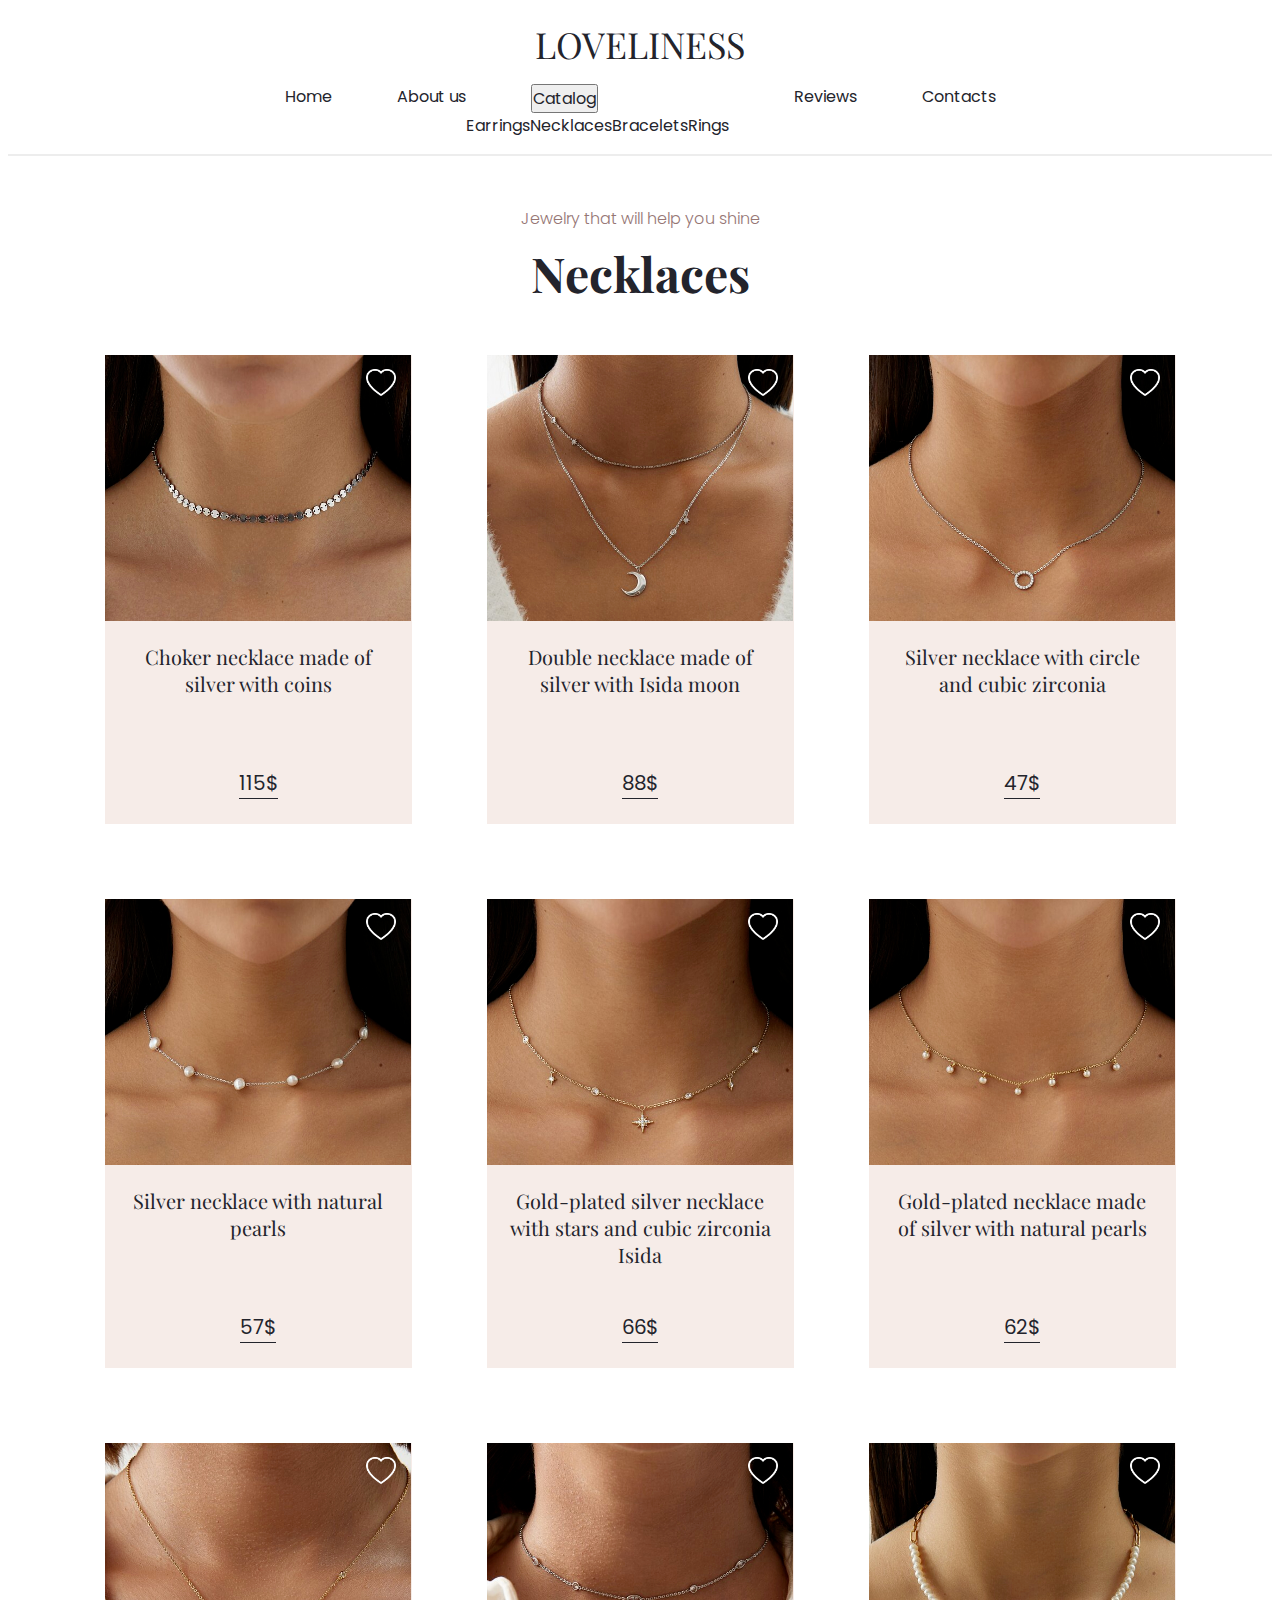
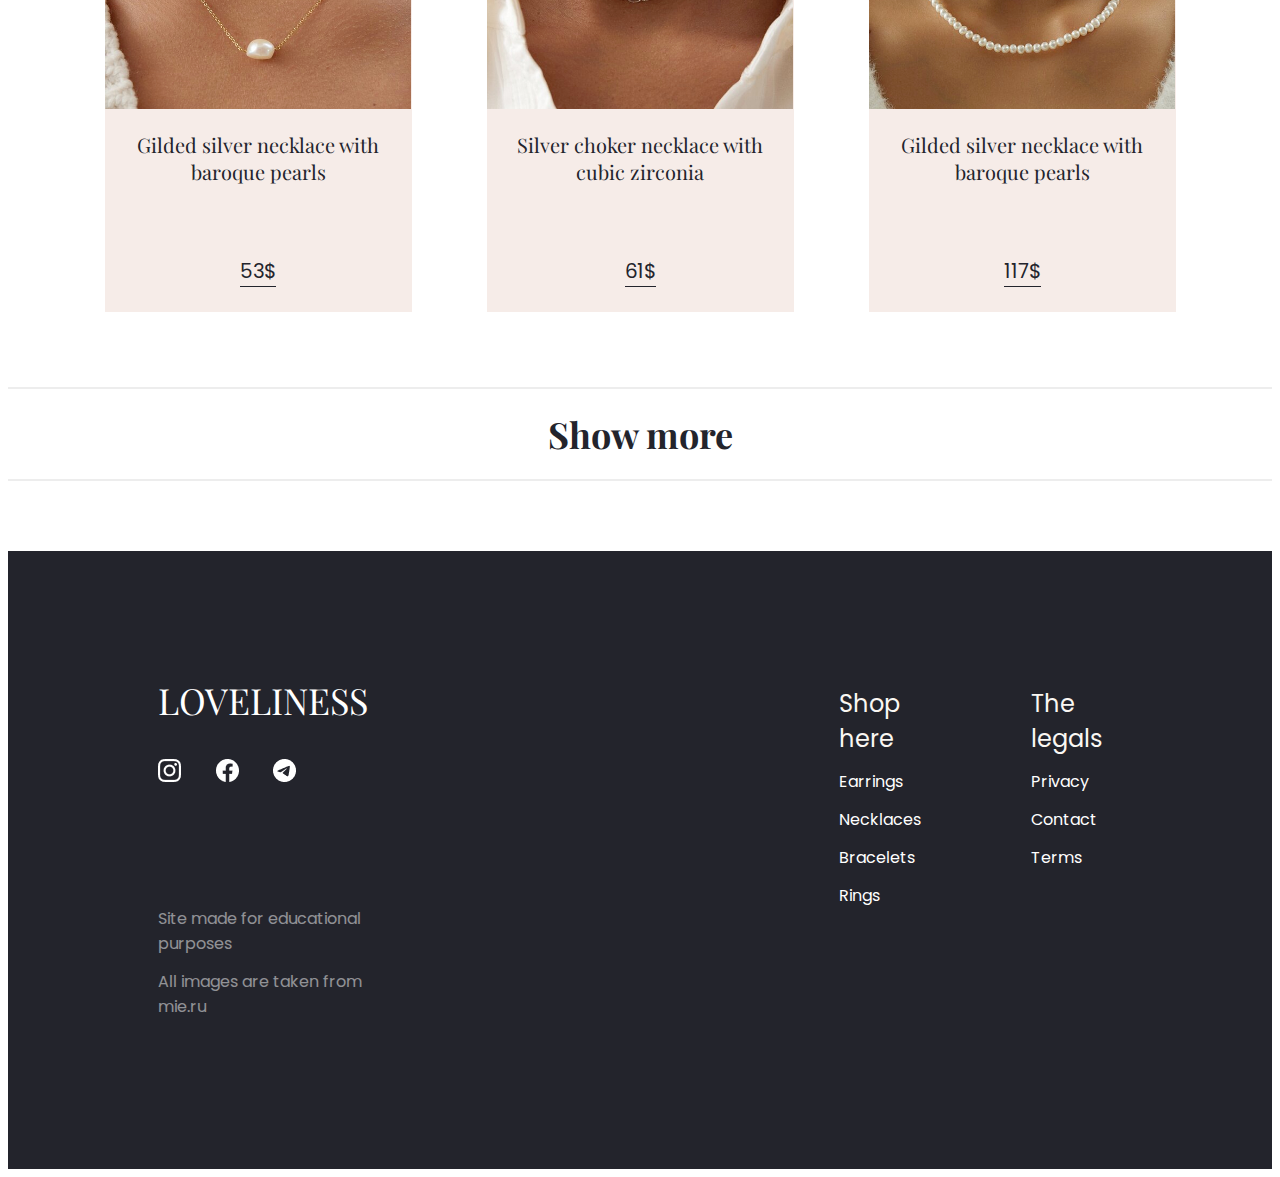
<file: HTML/necklaces.html>
<!DOCTYPE html>
<html lang="en">
<head>
    <meta charset="UTF-8">
    <meta http-equiv="X-UA-Compatible" content="IE=edge">
    <meta name="viewport" content="width=device-width, initial-scale=1.0">
    <link href="https://cdn.jsdelivr.net/npm/bootstrap@5.3.0-alpha1/dist/css/bootstrap.min.css" rel="stylesheet" integrity="sha384-GLhlTQ8iRABdZLl6O3oVMWSktQOp6b7In1Zl3/Jr59b6EGGoI1aFkw7cmDA6j6gD" crossorigin="anonymous">
    <link rel="stylesheet" href="../CSS/style.css">
    <title>Loveliness | Necklaces</title>
    <link rel="shortcut icon" href="../assets/icons/head.png" type="image/png">
</head>
<body>
    <header>
        <div class="container">
            <p class="header__logo">LOVELINESS</p>
            <nav>
                <ul>
                    <li><a class="header-nav__home" href="../index.html">Home</a></li>
                    <li><a href="about.html">About us</a></li>
                    <li>
                        <div class="dropdown">
                        <button class="btn dropdown-toggle" type="button" data-bs-toggle="dropdown" aria-expanded="false">
                        Catalog
                        </button>
                        <ul class="dropdown-menu">
                            <li><a class="dropdown-item header-nav__button--catalog" href="earrings.html">Earrings</a></li>
                            <li><a class="dropdown-item header-nav__button--catalog" href="necklaces.html">Necklaces</a></li>
                            <li><a class="dropdown-item header-nav__button--catalog" href="bracelets.html">Bracelets</a></li>
                            <li><a class="dropdown-item header-nav__button--catalog" href="rings.html">Rings</a></li>
                        </ul>
                      </div>
                    </li>
                    <li><a href="reviews.html">Reviews</a></li>
                    <li><a href="contacts.html">Contacts</a></li>
                </ul>
            </nav>
            <hr>
        </div>
    </header>
    <main>
        <section class="section-decorations">
            <div class="container">
                <p class="section-decorations__subtitle">Jewelry that will help you shine</p>
                <h2>Necklaces</h2>
                <div class="decorations-wrapper">
                    <div class="decoration-wrapper">
                        <img class="section-decorations__img" src="../assets/n1.jpg" alt="колье">
                        <button class="section-decorations__btn--heart"><img class="section-decorations__img--heart" src="../assets/icons/heart_stroke.png" alt="сердце"></button>
                        <div class="section-decorations__name--wrapper">
                            <p class="section-decorations__name">Choker necklace made of silver with coins</p>
                            <p class="section-decorations__price">115$</p>
                        </div>
                    </div>
                    <div class="decoration-wrapper">
                        <img class="section-decorations__img" src="../assets/n2.jpg" alt="колье">
                        <button class="section-decorations__btn--heart"><img class="section-decorations__img--heart" src="../assets/icons/heart_stroke.png" alt="сердце"></button>
                        <div class="section-decorations__name--wrapper">
                            <p class="section-decorations__name">Double necklace made of silver with Isida moon</p>
                            <p class="section-decorations__price">88$</p>
                        </div>
                    </div>
                    <div class="decoration-wrapper">
                        <img class="section-decorations__img" src="../assets/n3.jpg" alt="колье">
                        <button class="section-decorations__btn--heart"><img class="section-decorations__img--heart" src="../assets/icons/heart_stroke.png" alt="сердце"></button>
                        <div class="section-decorations__name--wrapper">
                            <p class="section-decorations__name">Silver necklace with circle and cubic zirconia</p>
                            <p class="section-decorations__price">47$</p>
                        </div>
                    </div>
                    <div class="decoration-wrapper">
                        <img class="section-decorations__img" src="../assets/n4.jpg" alt="колье">
                        <button class="section-decorations__btn--heart"><img class="section-decorations__img--heart" src="../assets/icons/heart_stroke.png" alt="сердце"></button>
                        <div class="section-decorations__name--wrapper">
                            <p class="section-decorations__name">Silver necklace with natural pearls</p>
                            <p class="section-decorations__price">57$</p>
                        </div>
                    </div>
                    <div class="decoration-wrapper">
                        <img class="section-decorations__img" src="../assets/n5.jpg" alt="колье">
                        <button class="section-decorations__btn--heart"><img class="section-decorations__img--heart" src="../assets/icons/heart_stroke.png" alt="сердце"></button>
                        <div class="section-decorations__name--wrapper">
                            <p class="section-decorations__name">Gold-plated silver necklace with stars and cubic zirconia Isida</p>
                            <p class="section-decorations__price">66$</p>
                        </div>
                    </div>
                    <div class="decoration-wrapper">
                        <img class="section-decorations__img" src="../assets/n6.jpg" alt="колье">
                        <button class="section-decorations__btn--heart"><img class="section-decorations__img--heart" src="../assets/icons/heart_stroke.png" alt="сердце"></button>
                        <div class="section-decorations__name--wrapper">
                            <p class="section-decorations__name">Gold-plated necklace made of silver with natural pearls</p>
                            <p class="section-decorations__price">62$</p>
                        </div>
                    </div>
                    <div class="decoration-wrapper">
                        <img class="section-decorations__img" src="../assets/n7.jpg" alt="колье">
                        <button class="section-decorations__btn--heart"><img class="section-decorations__img--heart" src="../assets/icons/heart_stroke.png" alt="сердце"></button>
                        <div class="section-decorations__name--wrapper">
                            <p class="section-decorations__name">Gilded silver necklace with baroque pearls</p>
                            <p class="section-decorations__price">53$</p>
                        </div>
                    </div>
                    <div class="decoration-wrapper">
                        <img class="section-decorations__img" src="../assets/n8.jpg" alt="колье">
                        <button class="section-decorations__btn--heart"><img class="section-decorations__img--heart" src="../assets/icons/heart_stroke.png" alt="сердце"></button>
                        <div class="section-decorations__name--wrapper">
                            <p class="section-decorations__name">Silver choker necklace with cubic zirconia</p>
                            <p class="section-decorations__price">61$</p>
                        </div>
                    </div>
                    <div class="decoration-wrapper">
                        <img class="section-decorations__img" src="../assets/n9.jpg" alt="колье">
                        <button class="section-decorations__btn--heart"><img class="section-decorations__img--heart" src="../assets/icons/heart_stroke.png" alt="сердце"></button>
                        <div class="section-decorations__name--wrapper">
                            <p class="section-decorations__name">Gilded silver necklace with baroque pearls</p>
                            <p class="section-decorations__price">117$</p>
                        </div>
                    </div>
                </div>
                <div class="more-wrapper--decoration">
                    <hr>
                    <div class="more-button__wrapper--decoration">
                        <button class="more-button--decoration">Show more</button>
                    </div>
                    <hr>
                </div>
            </div>
        </section>
    </main>
    <footer>
        <div class="container">
            <div class="footer-wrapper">
                <div class="info-wrapper">
                    <p class="footer-logo">LOVELINESS</p>
                    <div class="links-wrapper">
                        <a class="footer-link" href="https://instagram.com"><img src="../assets/icons/instagram.png" alt="инстаграмм"></a>
                        <a class="footer-link" href="https://m.facebook.com"><img src="../assets/icons/facebook.png" alt="фейсбук"></a>
                        <a class="footer-link" href="https://telegram.org/"><img src="../assets/icons/telegram.png" alt="телеграм"></a>
                    </div>
                    <div class="subtitle-wrapper">
                        <p class="footer-text__subtitle">Site made for educational purposes</p>
                        <p class="footer-text__subtitle">All images are taken from mie.ru</p>
                    </div>
                </div>
                <div class="shop-wrapper">
                    <p class="footer-title">Shop here</p>
                    <p><a href="earrings.html">Earrings</a></p>
                    <p><a href="necklaces.html">Necklaces</a></p>
                    <p><a href="bracelets.html">Bracelets</a></p>
                    <p><a href="rings.html">Rings</a></p>
                </div>
                <div class="legals-wrapper">
                    <p class="footer-title">The legals</p>
                    <p><a href="">Privacy</a></p>
                    <p><a href="contacts.html">Contact</a></p>
                    <p><a href="">Terms</a></p>
                </div>
            </div>
        </div>
    </footer>
<script src="https://cdn.jsdelivr.net/npm/bootstrap@5.3.0-alpha1/dist/js/bootstrap.bundle.min.js" integrity="sha384-w76AqPfDkMBDXo30jS1Sgez6pr3x5MlQ1ZAGC+nuZB+EYdgRZgiwxhTBTkF7CXvN" crossorigin="anonymous"></script>
<script src="../JS/script.js"></script>
</body>
</html>
</file>
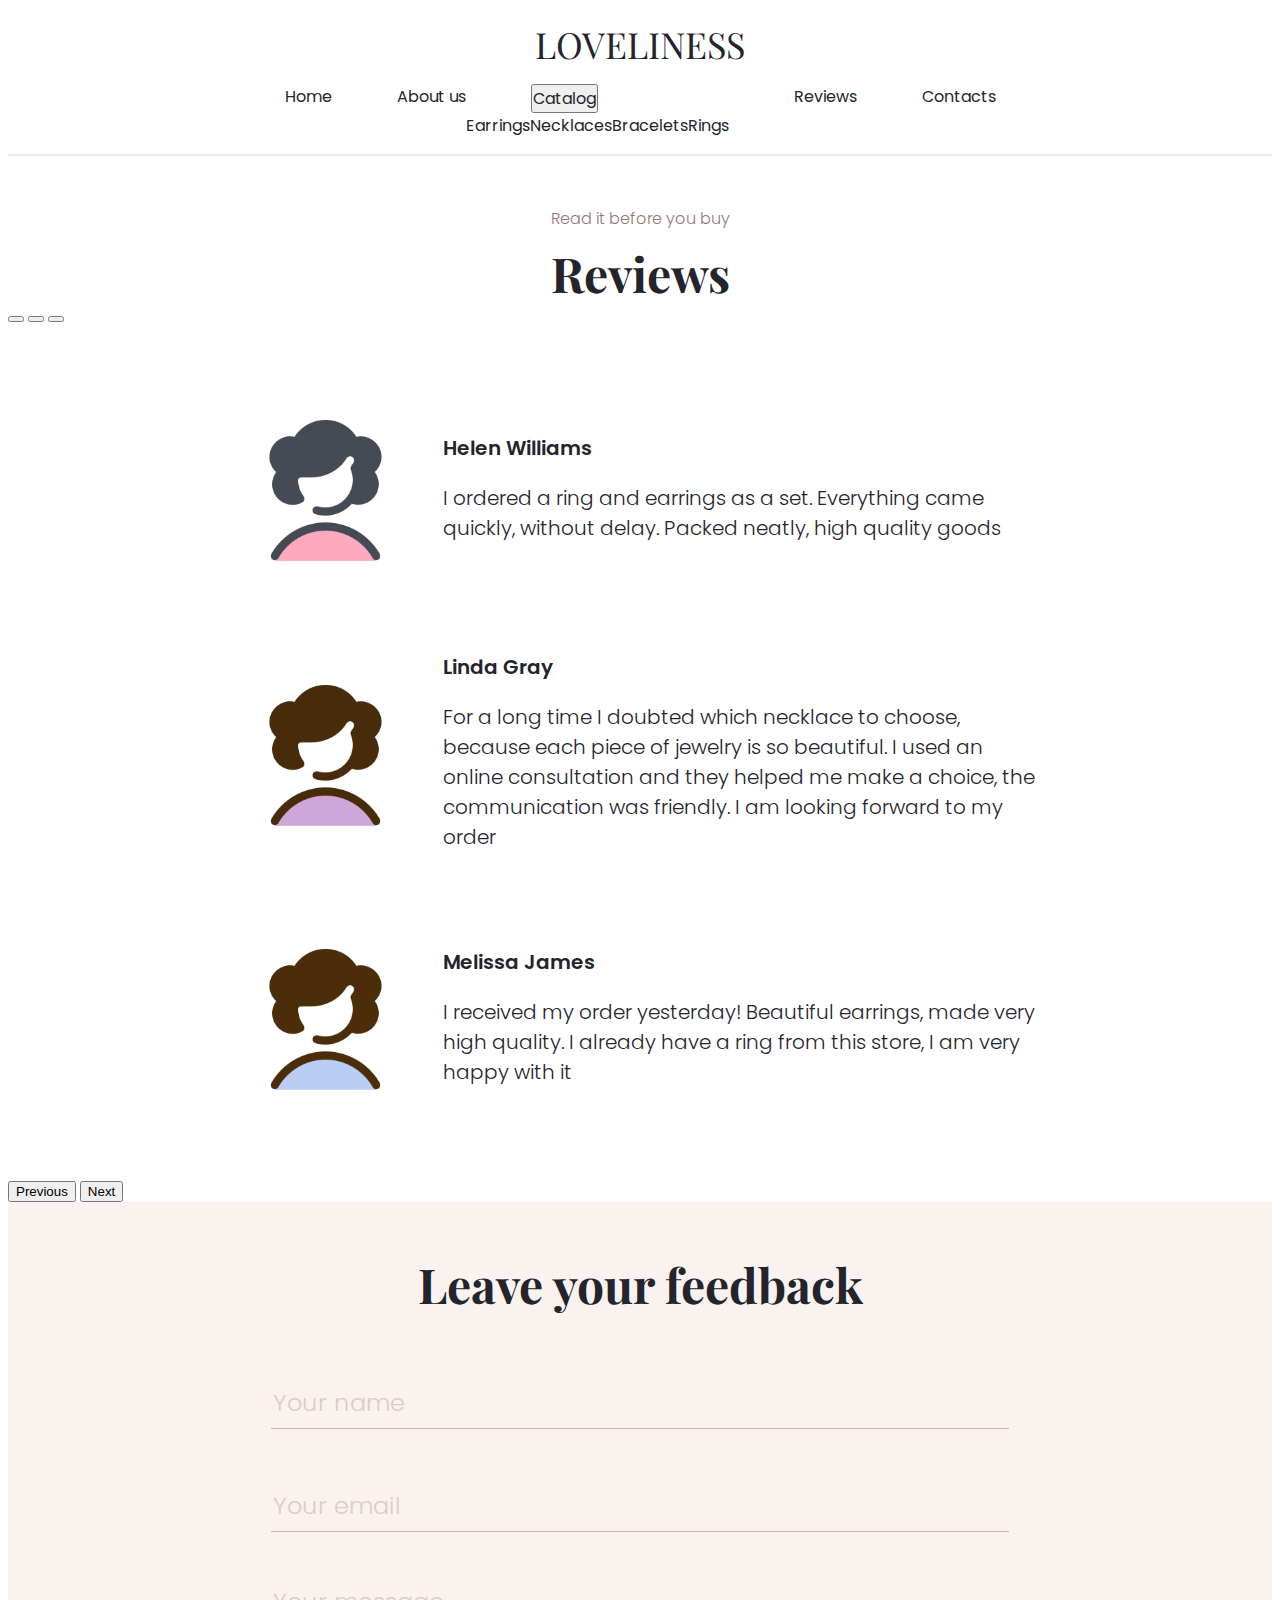
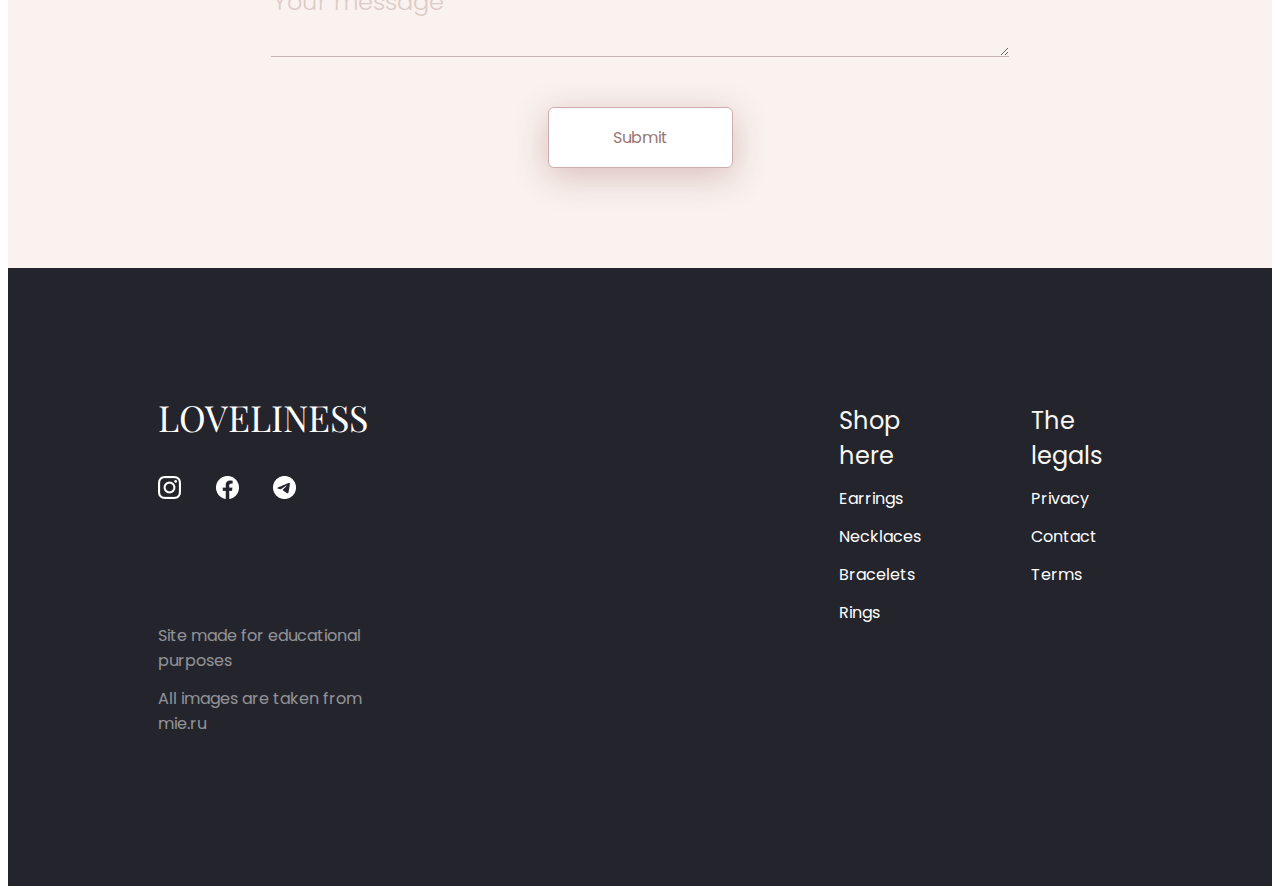
<file: HTML/reviews.html>
<!DOCTYPE html>
<html lang="en">
<head>
    <meta charset="UTF-8">
    <meta http-equiv="X-UA-Compatible" content="IE=edge">
    <meta name="viewport" content="width=device-width, initial-scale=1.0">
    <link href="https://cdn.jsdelivr.net/npm/bootstrap@5.3.0-alpha1/dist/css/bootstrap.min.css" rel="stylesheet" integrity="sha384-GLhlTQ8iRABdZLl6O3oVMWSktQOp6b7In1Zl3/Jr59b6EGGoI1aFkw7cmDA6j6gD" crossorigin="anonymous">
    <link rel="stylesheet" href="../CSS/style.css">
    <title>Loveliness | Reviews</title>
    <link rel="shortcut icon" href="../assets/icons/head.png" type="image/png">
</head>
<body>
    <header>
        <div class="container">
            <p class="header__logo">LOVELINESS</p>
            <nav>
                <ul>
                    <li><a class="header-nav__home" href="../index.html">Home</a></li>
                    <li><a href="../HTML/about.html">About us</a></li>
                    <li>
                        <div class="dropdown">
                        <button class="btn dropdown-toggle" type="button" data-bs-toggle="dropdown" aria-expanded="false">
                        Catalog
                        </button>
                        <ul class="dropdown-menu">
                            <li><a class="dropdown-item header-nav__button--catalog" href="earrings.html">Earrings</a></li>
                            <li><a class="dropdown-item header-nav__button--catalog" href="necklaces.html">Necklaces</a></li>
                            <li><a class="dropdown-item header-nav__button--catalog" href="bracelets.html">Bracelets</a></li>
                            <li><a class="dropdown-item header-nav__button--catalog" href="rings.html">Rings</a></li>
                        </ul>
                      </div>
                    </li>
                    <li><a href="reviews.html">Reviews</a></li>
                    <li><a href="contacts.html">Contacts</a></li>
                </ul>
            </nav>
            <hr>
        </div>
    </header>
    <main>
        <section class="section-reviews">
            <div class="container">
                <p>Read it before you buy</p>
                <h2>Reviews</h2>
                <div id="carouselExampleDark" class="carousel carousel-dark slide">
                    <div class="carousel-indicators">
                      <button type="button" data-bs-target="#carouselExampleDark" data-bs-slide-to="0" class="active" aria-current="true" aria-label="Slide 1"></button>
                      <button type="button" data-bs-target="#carouselExampleDark" data-bs-slide-to="1" aria-label="Slide 2"></button>
                      <button type="button" data-bs-target="#carouselExampleDark" data-bs-slide-to="2" aria-label="Slide 3"></button>
                    </div>
                    <div class="carousel-inner">
                      <div class="carousel-item active" data-bs-interval="10000">
                        <div class="review-wrapper">
                            <div class="img-wrapper">
                                <img src="../assets/icons/reviews1.png" alt="иконка профиля">
                            </div>
                            <div class="review-text__wrapper">
                                <h3 class="section-reviews__name">Helen Williams</h3>
                                <h3 class="section-reviews__text">I ordered a ring and earrings as a set. Everything came quickly, without delay. Packed neatly, high quality goods</h3>
                            </div>
                        </div>
                      </div>
                      <div class="carousel-item" data-bs-interval="2000">
                        <div class="review-wrapper">
                            <div class="img-wrapper">
                                <img src="../assets/icons/reviews2.png" alt="иконка профиля">
                            </div>
                            <div class="review-text__wrapper">
                                <h3 class="section-reviews__name">Linda Gray</h3>
                                <h3 class="section-reviews__text">For a long time I doubted which necklace to choose, because each piece of jewelry is so beautiful. I used an online consultation and they helped me make a choice, the communication was friendly. I am looking forward to my order</h3>
                            </div>
                        </div>
                      </div>
                      <div class="carousel-item">
                        <div class="review-wrapper">
                            <div class="img-wrapper">
                                <img src="../assets/icons/reviews3.png" alt="иконка профиля">
                            </div>
                            <div class="review-text__wrapper">
                                <h3 class="section-reviews__name">Melissa James</h3>
                                <h3 class="section-reviews__text">I received my order yesterday! Beautiful earrings, made very high quality. I already have a ring from this store, I am very happy with it</h3>
                            </div>
                        </div>
                      </div>
                    </div>
                    <button class="carousel-control-prev" type="button" data-bs-target="#carouselExampleDark" data-bs-slide="prev">
                      <span class="carousel-control-prev-icon" aria-hidden="true"></span>
                      <span class="visually-hidden">Previous</span>
                    </button>
                    <button class="carousel-control-next" type="button" data-bs-target="#carouselExampleDark" data-bs-slide="next">
                      <span class="carousel-control-next-icon" aria-hidden="true"></span>
                      <span class="visually-hidden">Next</span>
                    </button>
                </div>
            </div>
        </section>
        <section class="section-contacts">
            <div class="container">
                <div class="contacts-wrapper">
                    <h2 class="section-contacts__title">Leave your feedback</h2>
                    <form>
                        <input type="text" placeholder="Your name" required>
                        <input type="email" placeholder="Your email">
                        <textarea placeholder="Your message" required></textarea>
                        <button type="submit">Submit</button>
                    </form>
                </div>
            </div>
        </section>
    </main>
    <footer>
        <div class="container">
            <div class="footer-wrapper">
                <div class="info-wrapper">
                    <p class="footer-logo">LOVELINESS</p>
                    <div class="links-wrapper">
                        <a class="footer-link" href="https://instagram.com"><img src="../assets/icons/instagram.png" alt="инстаграмм"></a>
                        <a class="footer-link" href="https://m.facebook.com"><img src="../assets/icons/facebook.png" alt="фейсбук"></a>
                        <a class="footer-link" href="https://telegram.org/"><img src="../assets/icons/telegram.png" alt="телеграм"></a>
                    </div>
                    <div class="subtitle-wrapper">
                        <p class="footer-text__subtitle">Site made for educational purposes</p>
                        <p class="footer-text__subtitle">All images are taken from mie.ru</p>
                    </div>
                </div>
                <div class="shop-wrapper">
                    <p class="footer-title">Shop here</p>
                    <p><a href="earrings.html">Earrings</a></p>
                    <p><a href="necklaces.html">Necklaces</a></p>
                    <p><a href="bracelets.html">Bracelets</a></p>
                    <p><a href="rings.html">Rings</a></p>
                </div>
                <div class="legals-wrapper">
                    <p class="footer-title">The legals</p>
                    <p><a href="">Privacy</a></p>
                    <p><a href="contacts.html">Contact</a></p>
                    <p><a href="">Terms</a></p>
                </div>
            </div>
        </div>
    </footer>
<script src="https://cdn.jsdelivr.net/npm/bootstrap@5.3.0-alpha1/dist/js/bootstrap.bundle.min.js" integrity="sha384-w76AqPfDkMBDXo30jS1Sgez6pr3x5MlQ1ZAGC+nuZB+EYdgRZgiwxhTBTkF7CXvN" crossorigin="anonymous"></script>
<script src="../JS/script.js"></script>
</body>
</html>
</file>
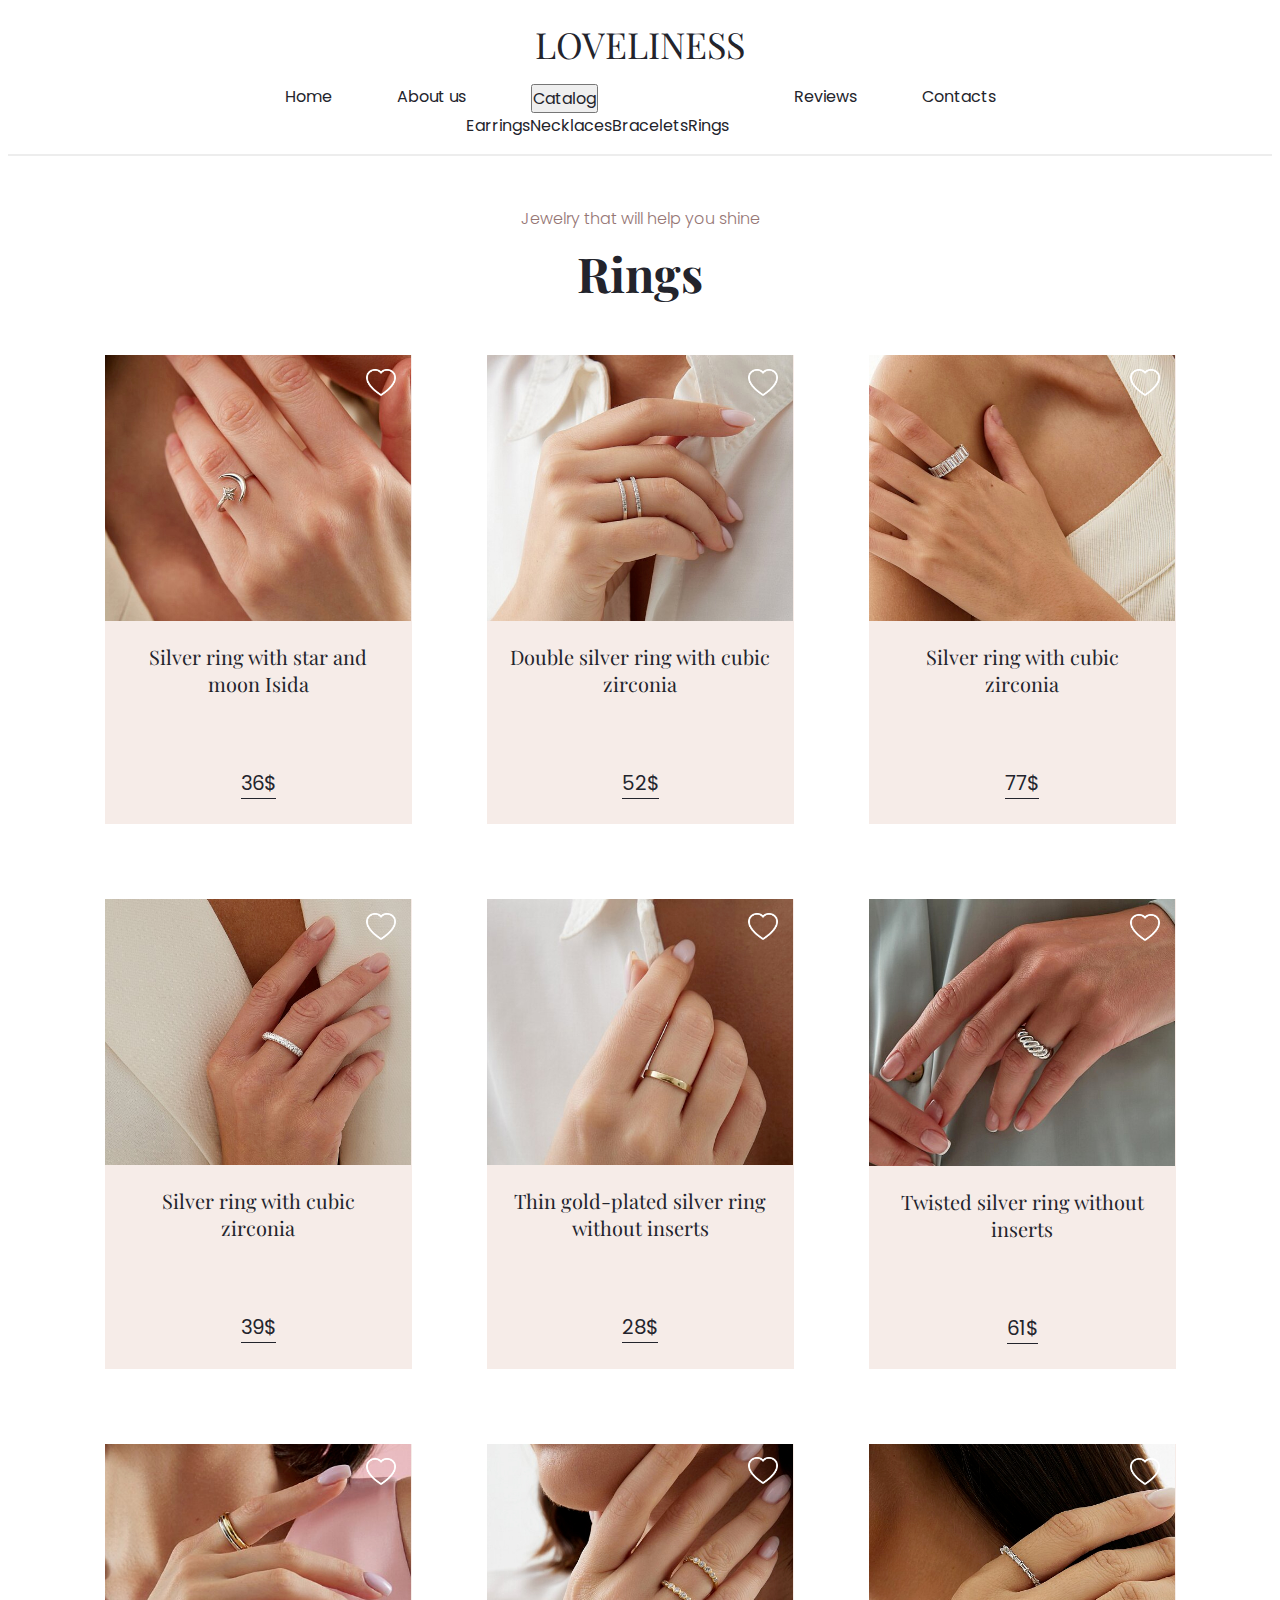
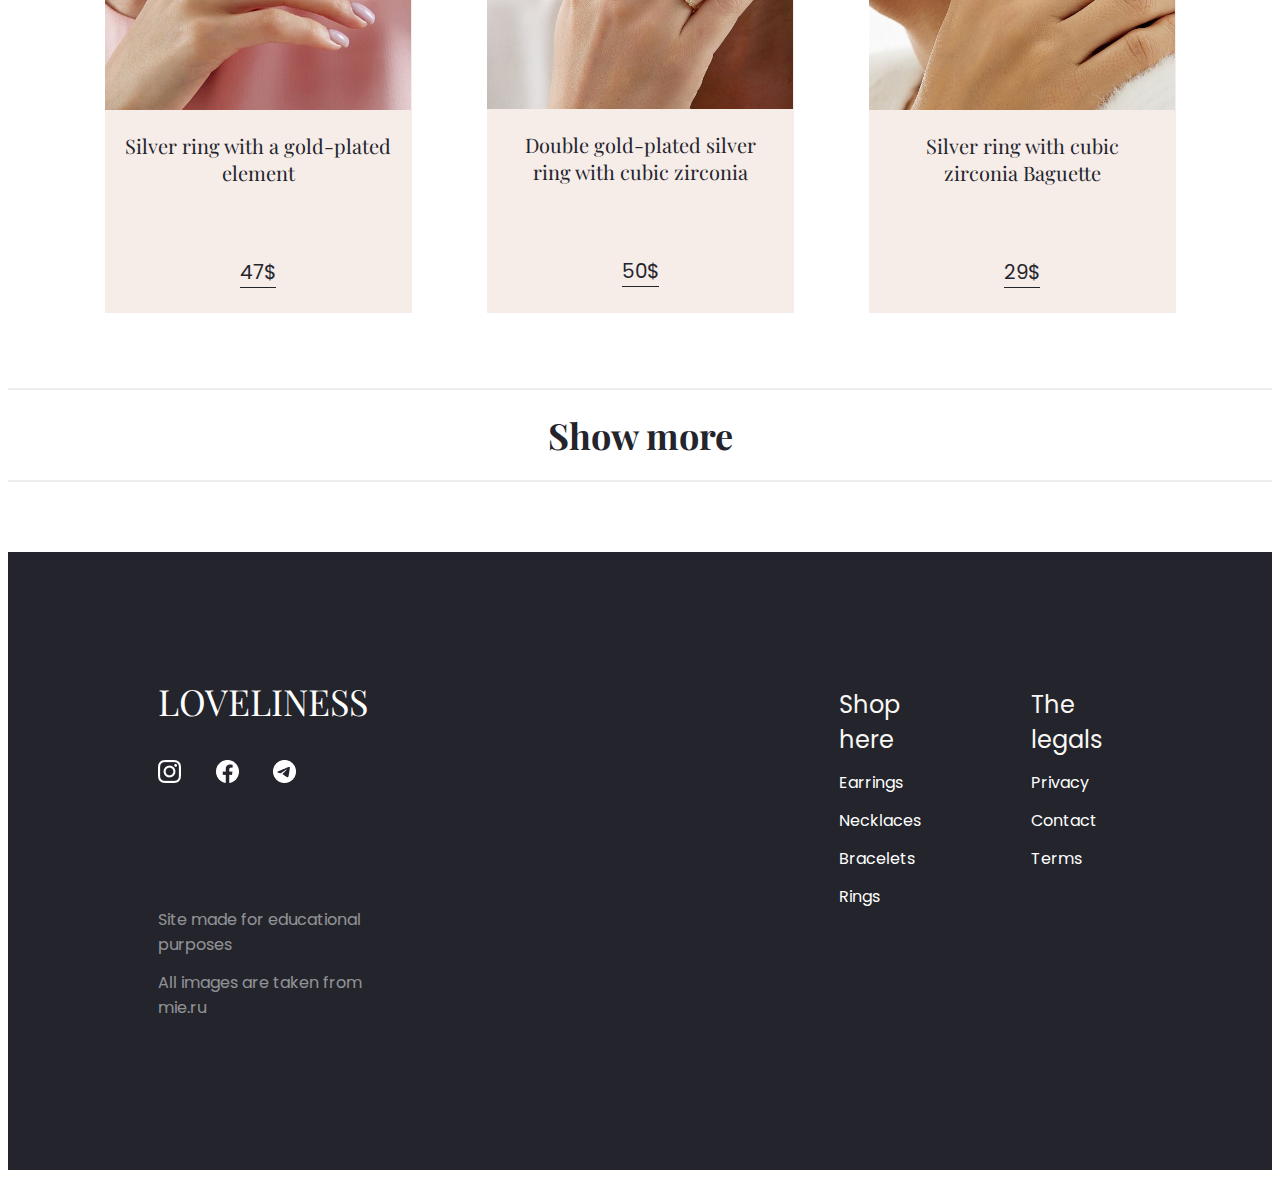
<file: HTML/rings.html>
<!DOCTYPE html>
<html lang="en">
<head>
    <meta charset="UTF-8">
    <meta http-equiv="X-UA-Compatible" content="IE=edge">
    <meta name="viewport" content="width=device-width, initial-scale=1.0">
    <link href="https://cdn.jsdelivr.net/npm/bootstrap@5.3.0-alpha1/dist/css/bootstrap.min.css" rel="stylesheet" integrity="sha384-GLhlTQ8iRABdZLl6O3oVMWSktQOp6b7In1Zl3/Jr59b6EGGoI1aFkw7cmDA6j6gD" crossorigin="anonymous">
    <link rel="stylesheet" href="../CSS/style.css">
    <title>Loveliness | Bracelets</title>
    <link rel="shortcut icon" href="../assets/icons/head.png" type="image/png">
</head>
<body>
    <header>
        <div class="container">
            <p class="header__logo">LOVELINESS</p>
            <nav>
                <ul>
                    <li><a class="header-nav__home" href="../index.html">Home</a></li>
                    <li><a href="about.html">About us</a></li>
                    <li>
                        <div class="dropdown">
                        <button class="btn dropdown-toggle" type="button" data-bs-toggle="dropdown" aria-expanded="false">
                        Catalog
                        </button>
                        <ul class="dropdown-menu">
                            <li><a class="dropdown-item header-nav__button--catalog" href="earrings.html">Earrings</a></li>
                            <li><a class="dropdown-item header-nav__button--catalog" href="necklaces.html">Necklaces</a></li>
                            <li><a class="dropdown-item header-nav__button--catalog" href="bracelets.html">Bracelets</a></li>
                            <li><a class="dropdown-item header-nav__button--catalog" href="rings.html">Rings</a></li>
                        </ul>
                      </div>
                    </li>
                    <li><a href="reviews.html">Reviews</a></li>
                    <li><a href="contacts.html">Contacts</a></li>
                </ul>
            </nav>
            <hr>
        </div>
    </header>
    <main>
        <section class="section-decorations">
            <div class="container">
                <p class="section-decorations__subtitle">Jewelry that will help you shine</p>
                <h2>Rings</h2>
                <div class="decorations-wrapper">
                    <div class="decoration-wrapper">
                        <img class="section-decorations__img" src="../assets/r1.jpg" alt="кольцо">
                        <button class="section-decorations__btn--heart"><img class="section-decorations__img--heart" src="../assets/icons/heart_stroke.png" alt="сердце"></button>
                        <div class="section-decorations__name--wrapper">
                            <p class="section-decorations__name">Silver ring with star and moon Isida</p>
                            <p class="section-decorations__price">36$</p>
                        </div>
                    </div>
                    <div class="decoration-wrapper">
                        <img class="section-decorations__img" src="../assets/r2.jpg" alt="кольцо">
                        <button class="section-decorations__btn--heart"><img class="section-decorations__img--heart" src="../assets/icons/heart_stroke.png" alt="сердце"></button>
                        <div class="section-decorations__name--wrapper">
                            <p class="section-decorations__name">Double silver ring with cubic zirconia</p>
                            <p class="section-decorations__price">52$</p>
                        </div>
                    </div>
                    <div class="decoration-wrapper">
                        <img class="section-decorations__img" src="../assets/r3.jpg" alt="кольцо">
                        <button class="section-decorations__btn--heart"><img class="section-decorations__img--heart" src="../assets/icons/heart_stroke.png" alt="сердце"></button>
                        <div class="section-decorations__name--wrapper">
                            <p class="section-decorations__name">Silver ring with cubic zirconia</p>
                            <p class="section-decorations__price">77$</p>
                        </div>
                    </div>
                    <div class="decoration-wrapper">
                        <img class="section-decorations__img" src="../assets/r4.jpg" alt="кольцо">
                        <button class="section-decorations__btn--heart"><img class="section-decorations__img--heart" src="../assets/icons/heart_stroke.png" alt="сердце"></button>
                        <div class="section-decorations__name--wrapper">
                            <p class="section-decorations__name">Silver ring with cubic zirconia</p>
                            <p class="section-decorations__price">39$</p>
                        </div>
                    </div>
                    <div class="decoration-wrapper">
                        <img class="section-decorations__img" src="../assets/r5.jpg" alt="кольцо">
                        <button class="section-decorations__btn--heart"><img class="section-decorations__img--heart" src="../assets/icons/heart_stroke.png" alt="сердце"></button>
                        <div class="section-decorations__name--wrapper">
                            <p class="section-decorations__name">Thin gold-plated silver ring without inserts</p>
                            <p class="section-decorations__price">28$</p>
                        </div>
                    </div>
                    <div class="decoration-wrapper">
                        <img class="section-decorations__img" src="../assets/r6.jpg" alt="кольцо">
                        <button class="section-decorations__btn--heart"><img class="section-decorations__img--heart" src="../assets/icons/heart_stroke.png" alt="сердце"></button>
                        <div class="section-decorations__name--wrapper">
                            <p class="section-decorations__name">Twisted silver ring without inserts</p>
                            <p class="section-decorations__price">61$</p>
                        </div>
                    </div>
                    <div class="decoration-wrapper">
                        <img class="section-decorations__img" src="../assets/r7.jpg" alt="кольцо">
                        <button class="section-decorations__btn--heart"><img class="section-decorations__img--heart" src="../assets/icons/heart_stroke.png" alt="сердце"></button>
                        <div class="section-decorations__name--wrapper">
                            <p class="section-decorations__name">Silver ring with a gold-plated element</p>
                            <p class="section-decorations__price">47$</p>
                        </div>
                    </div>
                    <div class="decoration-wrapper">
                        <img class="section-decorations__img" src="../assets/r8.jpg" alt="кольцо">
                        <button class="section-decorations__btn--heart"><img class="section-decorations__img--heart" src="../assets/icons/heart_stroke.png" alt="сердце"></button>
                        <div class="section-decorations__name--wrapper">
                            <p class="section-decorations__name">Double gold-plated silver ring with cubic zirconia</p>
                            <p class="section-decorations__price">50$</p>
                        </div>
                    </div>
                    <div class="decoration-wrapper">
                        <img class="section-decorations__img" src="../assets/r9.jpg" alt="кольцо">
                        <button class="section-decorations__btn--heart"><img class="section-decorations__img--heart" src="../assets/icons/heart_stroke.png" alt="сердце"></button>
                        <div class="section-decorations__name--wrapper">
                            <p class="section-decorations__name">Silver ring with cubic zirconia Baguette</p>
                            <p class="section-decorations__price">29$</p>
                        </div>
                    </div>
                </div>
                <div class="more-wrapper--decoration">
                    <hr>
                    <div class="more-button__wrapper--decoration">
                        <button class="more-button--decoration">Show more</button>
                    </div>
                    <hr>
                </div>
            </div>
        </section>
    </main>
    <footer>
        <div class="container">
            <div class="footer-wrapper">
                <div class="info-wrapper">
                    <p class="footer-logo">LOVELINESS</p>
                    <div class="links-wrapper">
                        <a class="footer-link" href="https://instagram.com"><img src="../assets/icons/instagram.png" alt="инстаграмм"></a>
                        <a class="footer-link" href="https://m.facebook.com"><img src="../assets/icons/facebook.png" alt="фейсбук"></a>
                        <a class="footer-link" href="https://telegram.org/"><img src="../assets/icons/telegram.png" alt="телеграм"></a>
                    </div>
                    <div class="subtitle-wrapper">
                        <p class="footer-text__subtitle">Site made for educational purposes</p>
                        <p class="footer-text__subtitle">All images are taken from mie.ru</p>
                    </div>
                </div>
                <div class="shop-wrapper">
                    <p class="footer-title">Shop here</p>
                    <p><a href="earrings.html">Earrings</a></p>
                    <p><a href="necklaces.html">Necklaces</a></p>
                    <p><a href="bracelets.html">Bracelets</a></p>
                    <p><a href="rings.html">Rings</a></p>
                </div>
                <div class="legals-wrapper">
                    <p class="footer-title">The legals</p>
                    <p><a href="">Privacy</a></p>
                    <p><a href="contacts.html">Contact</a></p>
                    <p><a href="">Terms</a></p>
                </div>
            </div>
        </div>
    </footer>
<script src="https://cdn.jsdelivr.net/npm/bootstrap@5.3.0-alpha1/dist/js/bootstrap.bundle.min.js" integrity="sha384-w76AqPfDkMBDXo30jS1Sgez6pr3x5MlQ1ZAGC+nuZB+EYdgRZgiwxhTBTkF7CXvN" crossorigin="anonymous"></script>
<script src="../JS/script.js"></script>
</body>
</html>
</file>
<file: CSS/style.css>
@import url('https://fonts.googleapis.com/css2?family=Playfair+Display:ital,wght@0,400;0,700;1,400;1,700&family=Poppins:wght@300;400;600&display=swap');
.container{
    max-width: 1440px;
    margin: 0 auto;
}
.header__logo{
    font-family: 'Playfair Display', serif;
    font-weight: 400;
    font-size: 36px;
    color: #23242C;
    margin-top: 20px;
    margin-bottom: 15px;
    text-align: center;
}
@media screen and (max-width: 378px){
    .header__logo{
        font-size: 24px;
    }
}
nav{
    margin-bottom: 15px;
}
ul{
    list-style-type: none;
    display: flex;
    justify-content: center;
    padding: 0px;
}
.header-nav__button--catalog{
    margin-left: 0px;
}
nav a, .btn, .dropdown-toggle{
    font-family: 'Poppins', sans-serif;
    font-weight: 400;
    font-size: 16px;
    color: #23242C;
    text-decoration: none;
    margin-left: 65px;
    padding: 0px;
}
nav a:hover{
    font-size: 18px;
} 
nav button:hover{
    font-size: 18px;
}
.btn.show{
    border: none;
}
@media screen and (max-width: 768px){
    nav a, .dropdown-toggle{
        margin: 0px 25px;
    }
}
@media screen and (max-width: 576px){
    ul{
        flex-direction: column;
    }
    nav a, .dropdown-toggle{
        margin: 0px;
    }
    nav{
        text-align: center;
    }
}
.header-nav__home{
    margin-left: 0px;
}
hr{
    border: 1px solid #EDEDED;
    margin: 0px;
}
.welcome-wrapper{
    background-image: url("../assets/icons/circle.png");
    background-repeat: no-repeat;
    background-position: 398px 34px;
    display: flex;
    align-items: center;
    justify-content: center;
    max-width: 1065px;
    max-height: 552px;
    margin: 130px auto;
}
.section-welcome__ring{
    max-width: 426px;
    max-height: 538px;
}
.welcome-text__wrapper{
    max-width: 709px;
    max-height: 340px;
}
.section-welcome__subtitle{
    font-family: 'Poppins', sans-serif;
    font-weight: 300;
    font-size: 16px;
    color: #967675;
    margin: 0px;
}
.section-welcome__title{
    font-family: 'Playfair Display', serif;
    font-weight: 700;
    font-size: 80px;
    color: #23242C;
    margin: 0px;
}
.section-welcome__button{
    font-family: 'Poppins', sans-serif;
    font-weight: 400;
    font-size: 16px;
    color: #967675;
    text-align: center;
    background-color: white;
    border: 1px solid #CFADAC;
    width: 185px;
    height: 61px;
    border-radius: 6px;
    box-shadow: 0px 8px 34px rgba(150, 79, 76, 0.32);
    margin-top: 18px;
}
@media screen and (max-width: 768px){
    .welcome-wrapper{
        background-position: 120px 34px;
        background-size: 318px 318px;
        margin: 40px auto;
        flex-direction: column-reverse;
    }
    .section-welcome__ring{
        width: 277px;
        height: 350px;
        margin-top: 120px;
    }
    .welcome-text__wrapper{
        max-width: 462px;
        max-height: 193px;
        margin: 30px auto;
        text-align: center;
    }
    .section-welcome__title{
        font-size: 64px;
    }
    .section-welcome__subtitle{
        font-size: 14px;
    }
}
@media screen and (max-width: 378px){
    .welcome-wrapper{
        background-position: 20px 75px;
        background-size: 200px 200px;
        margin: 5px auto;
        flex-direction: column-reverse;
    }
    .section-welcome__ring{
        width: 195px;
        height: 247px;
        margin-top: 0px;
    }
    .welcome-text__wrapper{
        max-width: 262px;
        max-height: 193px;
        margin: 20px auto;
    }
    .section-welcome__title{
        font-size: 36px;
    }
    .section-welcome__subtitle{
        font-size: 12px;
    }
    .section-welcome__button{
        font-size: 14px;
        width: 137px;
        height: 46px;
    }
}
.collection-wrapper{
    display: flex;
    justify-content: center;
    flex-wrap: wrap;
    gap: 120px;
}
.new-title-wrapper{
    margin-top: 30px;
    margin-bottom: 85px;
}
.section-new__subtitle, .section-networks p, .section-decorations__subtitle, .section-reviews p{
    font-family: 'Poppins', sans-serif;
    font-weight: 300;
    font-size: 16px;
    color: #967675;
    text-align: center;
    margin: 0px;
}
.section-new__title, .section-networks h2, .section-decorations h2, .section-reviews h2{
    font-family: 'Playfair Display', serif;
    font-weight: 700;
    font-size: 64px;
    color: #23242C;
    text-align: center;
    margin: 0px;
    margin-top: 10px;
}
.new-wrapper{
    max-width: 511px;
    max-height: 627px;
}
.new-wrapper:hover{
    box-shadow: 0px 8px 34px rgba(150, 79, 76, 0.32);
    transition-duration: 0.3s;
}
.section-new__img{
    max-width: 511px;
    max-height: 446px;
    display: block;
}
.name-wrapper{
    max-width: 511px;
    max-height: 181px;
    background-color: #F6ECE8;
    display: flex;
    align-items: center;
    justify-content: center;
}
.section-new__name{
    font-family: 'Playfair Display', serif;
    font-weight: 400;
    font-style: italic;
    font-size: 36px;
    color: #967675;
    text-align: center;
    max-width: 387px;
    max-height: 96px;
}
.plus-wrapper{
    display: none;
}
.plus-wrapper--active{
    display: flex;
    justify-content: center;
    flex-wrap: wrap;
    gap: 120px;
}
@media screen and (max-width: 768px){
    .plus-wrapper--active{
        gap: 60px;
    }
}
@media screen and (max-width: 576px){
    .plus-wrapper--active{
        gap: 40px;
    }
}
@media screen and (max-width: 378px){
    .plus-wrapper--active{
        gap: 30px;
    }
}
.more-wrapper, .more-wrapper--decoration{
    margin-top: 70px;
    margin-bottom: 70px;
}
.more-button__wrapper, .more-button__wrapper--decoration{
    display: flex;
    justify-content: center;
}
.more-wrapper button, .more-button__wrapper--decoration button{
    font-family: 'Playfair Display', serif;
    font-weight: 700;
    font-size: 36px;
    color: #23242C;
    background: none;
    border: none;
    margin: 20px;
}
@media screen and (max-width: 768px){
    .collection-wrapper{
        gap: 60px;
    }
    .new-title-wrapper{
        margin-top: 200px;
        margin-bottom: 45px;
    }
    .section-new__subtitle{
        font-size: 14px;
    }
    .section-new__title{
        font-size: 48px;
    }
    .new-wrapper{
        max-width: 300px;
        max-height: 360px;
    }
    .section-new__img{
        max-width: 300px;
        max-height: 262px;
    }
    .section-new__name{
        font-size: 24px;
        margin-left: 15px;
        margin-right: 15px;
    }
    .more-wrapper, .more-wrapper--decoration{
        margin-top: 40px;
        margin-bottom: 40px;
    }
    .more-wrapper p{
        font-size: 24px;
        margin: 15px;
    }
    .more-wrapper button, .more-button__wrapper--decoration button{
        font-size: 28px;
        margin: 15px;
    }
}
@media screen and (max-width: 576px){
    .collection-wrapper{
        gap: 40px;
    }
    .more-wrapper, .more-wrapper--decoration{
        margin-top: 30px;
        margin-bottom: 30px;
    }
    .more-wrapper button, .more-button__wrapper--decoration button{
        font-size: 28px;
    }
}
@media screen and (max-width: 378px){
    .collection-wrapper{
        gap: 30px;
    }
    .new-title-wrapper{
        margin-top: 40px;
        margin-bottom: 30px;
    }
    .section-new__subtitle{
        font-size: 12px;
    }
    .section-new__title{
        font-size: 36px;
    }
    .more-wrapper, .more-wrapper--decoration{
        margin-top: 25px;
        margin-bottom: 25px;
    }
    .more-wrapper button, .more-button__wrapper--decoration button{
        font-size: 24px;
        margin: 10px;
    }
    .more-wrapper p{
        font-size: 18px;
        margin: 10px;
    }
}
.newsletter-wrapper{
    max-width: 1440px;
    max-height: 410px;
    background-color: #F9F2EF;
}
.section-newsletter__subtitle{
    font-family: 'Poppins', sans-serif;
    font-weight: 300;
    font-size: 16px;
    color: #967675;
    text-align: center;
    margin: 0px;
    padding-top: 70px;
}
.section-newsletter__title{
    font-family: 'Playfair Display', serif;
    font-weight: 700;
    font-size: 80px;
    color: #23242C;
    text-align: center;
    margin: 0px;
}
.section-newsletter input{
    border: none;
    border-bottom: 1px solid rgba(150, 118, 117, 0.5);;
    background-color: #F9F2EF;
    width: 738px;
    height: 50px;
    margin-right: 35px;
    font-family: 'Poppins', sans-serif;
    font-weight: 300;
    font-size: 28px;
    color: #23242C;
}
.section-newsletter ::placeholder{
    font-family: 'Poppins', sans-serif;
    font-weight: 300;
    font-size: 28px;
    color: #DCCBC6;
}
.section-newsletter button{
    font-family: 'Poppins', sans-serif;
    font-weight: 400;
    font-size: 16px;
    color: #967675;
    text-align: center;
    background-color: white;
    border: 1px solid #CFADAC;
    width: 185px;
    height: 61px;
    border-radius: 6px;
    box-shadow: 0px 8px 34px rgba(150, 79, 76, 0.32);
}
.form-wrapper{
    display: flex;
    justify-content: center;
    margin-top: 75px;
    padding-bottom: 70px;
    align-items: center;
}
@media screen and (max-width: 768px){
    .section-newsletter__subtitle{
        font-size: 14px;
    }
    .section-newsletter__title{
        font-size: 48px;
    }
    .section-newsletter input{
        width: 438px;
        height: 40px;
        font-size: 18px;
    }
    .section-newsletter ::placeholder{
        font-size: 18px;
    }
    .section-newsletter button{
        width: 125px;
        height: 41px;
    }
}
@media screen and (max-width: 576px){
    .section-newsletter__subtitle{
        padding-top: 40px;
    }
    .section-newsletter input{
        width: 338px;
        height: 40px;
        font-size: 16px;
    }
    .section-newsletter ::placeholder{
        font-size: 16px;
    }
    .section-newsletter button{
        width: 100px;
        height: 41px;
        font-size: 14px;
    }
    .form-wrapper{
        margin-top: 55px;
        padding-bottom: 50px;
    }
}
@media screen and (max-width: 378px){
    .section-newsletter__subtitle{
        font-size: 12px;
    }
    .section-newsletter__title{
        font-size: 36px;
    }
    .section-newsletter input{
        width: 200px;
        height: 40px;
        font-size: 14px;
    }
    .section-newsletter input{
        margin-right: 10px;
    }
    .section-newsletter ::placeholder{
        font-size: 14px;
    }
    .section-newsletter button{
        width: 80px;
        height: 31px;
        font-size: 12px;
    }
    .form-wrapper{
        margin-top: 35px;
        padding-bottom: 50px;
    }
}
.footer-wrapper{
    max-width: 1440px;
    background-color: #23242C;
    display: flex;
    justify-content: space-around;
}
.footer-logo{
    font-family: 'Playfair Display', serif;
    font-weight: 400;
    font-size: 36px;
    color: white;
    margin: 0px;
    margin-top: 125px;
    margin-left: 150px;
}
.links-wrapper{
    margin-top: 35px;
    margin-left: 150px;
}
.footer-link{
    margin-right: 30px;
}
.subtitle-wrapper{
    margin-top: 120px;
    margin-left: 150px;
    padding-bottom: 150px;
}
.footer-text__subtitle{
    font-family: 'Poppins', sans-serif;
    font-weight: 400;
    font-size: 16px;
    color: white;
    opacity: 0.5;
}
.footer-title{
    font-family: 'Poppins', sans-serif;
    font-weight: 400;
    font-size: 24px;
    color: #FAF7F3;
    margin: 0px;
}
footer p{
    font-family: 'Poppins', sans-serif;
    font-weight: 400;
    font-size: 16px;
    margin: 0px;
    margin-top: 13px;
}
footer a{
    text-decoration: none;    
    color: white;
}
.shop-wrapper{
    margin: 135px 100px 0px 471px;
}
.legals-wrapper{
    margin: 135px 150px 0px 0px;
}
@media screen and (max-width: 768px){
    .footer-logo{
        font-size: 24px;
        margin-top: 75px;
        margin-left: 75px;
    }
    .footer-link{
        margin-right: 20px;
    }
    .links-wrapper{
        margin-top: 35px;
        margin-left: 75px;
    }
    .subtitle-wrapper{
        margin-top: 75px;
        margin-left: 75px;
    }
    .footer-text__subtitle{
        font-size: 14px;
    }
    .subtitle-wrapper{
        padding-bottom: 75px;
    }
    .footer-title{
        font-size: 16px;
    }
    footer p{
        font-size: 12px;
    }
    .shop-wrapper{
        margin: 80px 50px 0px 120px;
    }
    .legals-wrapper{
        margin: 80px 75px 0px 0px;
    }
}
@media screen and (max-width: 576px){
    .footer-logo{
        margin-top: 50px;
        margin-left: 50px;
    }
    .links-wrapper{
        margin-left: 50px;
    }
    .subtitle-wrapper{
        margin-left: 50px;
    }
    .footer-text__subtitle{
        font-size: 12px;
    }
    .subtitle-wrapper{
        padding-bottom: 50px;
    }
    .footer-title{
        font-size: 14px;
    }
    footer p{
        font-size: 10px;
    }
    .shop-wrapper{
        margin: 55px 40px 0px 60px;
    }
    .legals-wrapper{
        margin: 55px 50px 0px 0px;
    }
}
@media screen and (max-width: 378px){
    .footer-wrapper{
        flex-direction: column;
    }
    .links-wrapper{
        margin-top: 15px;
    }
    .subtitle-wrapper{
        padding-bottom: 10px;
        margin-top: 15px;
    }
    .shop-wrapper{
        margin: 20px 0px 0px 50px;
    }
    .legals-wrapper{
        margin: 20px 50px 50px 50px;
    }
}
.about-main__wrapper{
    display: flex;
    align-items: center;
    justify-content: center;
    margin-top: 100px;
    margin-bottom: 30px;
}
.text-wrapper{
    max-width: 628px;
    max-height: 423px;
}
.section-about img{
    width: 350px;
    height: 350px;
    margin-left: 90px;
}
.section-about__title{
    font-family: 'Playfair Display', serif;
    font-weight: 700;
    font-size: 80px;
    color: #23242C;
    margin: 0px;
}
.section-about__text--first{
    font-family: 'Poppins', sans-serif;
    font-weight: 400;
    font-size: 20px;
    color: #23242C;
    margin: 0px;
    margin-top: 35px;
}
.about-wrapper{
    display: flex;
    flex-direction: column;
    align-items: center;
    margin-bottom: 100px;
    background-image: url("../assets/icons/circle.png");
    background-repeat: no-repeat;
    background-position: 585px 114px;
}
.section-about__text--second{
    font-family: 'Poppins', sans-serif;
    font-weight: 400;
    font-size: 20px;
    color: #23242C;
    max-width: 1067px;
    margin: 0px;
}
.advantages-wrapper{
    background-color: #F9F2EF;
}
.section-advantages__title{
    font-family: 'Playfair Display', serif;
    font-weight: 700;
    font-size: 64px;
    color: #23242C;
    text-align: center;
    margin: 0px;
    padding-top: 50px;
}
.row-wrapper{
    display: flex;
    align-items: center;
    justify-content: space-between;
    margin: 85px 146px 0px 147px;
    padding-bottom: 110px;
}
.advantage-wrapper{
    max-width: 273px;
    max-height: 189px;
}
.section-advantages__subtitle{
    font-family: 'Playfair Display', serif;
    font-weight: 400;
    font-size: 38px;
    font-style: italic;
    color: #111111;
    margin: 0px;
}
.section-advantages__text{
    font-family: 'Poppins', sans-serif;
    font-weight: 400;
    font-size: 16px;
    color: #9D8888;
    margin: 0px;
    margin-top: 29px;
    padding-left: 40px;
    max-height: 109px;
}
@media screen and (max-width: 1200px){
    .about-main__wrapper{
        flex-direction: column-reverse;
        margin-top: 50px;
        text-align: center;
    }
    .section-about img{
        width: 250px;
        height: 250px;
        margin: 0px;
    }
    .section-about__title{
        font-size: 64px;
    }
    .about-wrapper{
        background-image: url("../assets/icons/circle.png");
        background-repeat: no-repeat;
        background-position: 125px 114px;
        background-size: 318px 318px;
        margin-bottom: 50px;
    }
    .text-wrapper{
        margin-left: 30px;
        margin-right: 30px;
        max-width: none;
        max-height: none;
        margin-top: 20px;
    }
    .section-about__text--first{
        font-size: 18px;
    }
    .section-about__text--second{
        text-align: center;
        margin-left: 30px;
        margin-right: 30px;
        font-size: 18px;
    }
    .section-advantages__title{
        font-size: 48px;
    }
    .row-wrapper{
        flex-direction: column;
        gap: 30px;
        margin-top: 50px;
        padding-bottom: 110px;
        margin-left: auto;
        margin-right: auto;
    }
}
@media screen and (max-width: 378px){
    .section-about img{
        width: 200px;
        height: 200px;
        margin: 0px;
    }
    .section-about__title{
        font-size: 36px;
    }
    .about-wrapper{
        background-position: 125px 114px;
        background-size: 218px 218px;
    }
    .section-advantages__title{
        font-size: 36px;
    }
    .advantage-wrapper{
        max-width: none;
        max-height: none;
        margin-left: 30px;
        margin-right: 30px;
    }
    .section-advantages__subtitle{
        font-size: 24px;
    }
    .row-wrapper{
        padding-bottom: 70px;
    }
}
.contacts-wrapper{
    background-color: #F9F2EF;
}
.section-networks p, .section-decorations__subtitle, .section-reviews p{
    margin-top: 50px;
}
.section-networks h2, .section-decorations h2, .section-reviews h2{
    font-size: 48px;
}
.networks__wrapper{
    margin-top: 50px;
    margin-bottom: 70px;
    display: flex;
    justify-content: center;
}
.networks-link{
    padding-left: 70px;
}
.networks__wrapper img:hover{
    width: 45px;
    height: 45px;
}
.section-contacts__title{
    font-family: 'Playfair Display', serif;
    font-weight: 700;
    font-size: 48px;
    color: #23242C;
    margin: 0px;
    text-align: center;
    padding-top: 50px;
}
.section-contacts form{
    display: flex;
    flex-direction: column;
    margin: 60px auto 0px auto;
    padding-bottom: 100px;
    max-width: 738px;
}
.section-contacts input, .section-contacts textarea{
    border: none;
    border-bottom: 1px solid rgba(150, 118, 117, 0.5);;
    background-color: #F9F2EF;
    max-width: 738px;
    min-height: 50px;
    font-family: 'Poppins', sans-serif;
    font-weight: 300;
    font-size: 24px;
    color: #23242C;
    margin-bottom: 50px;
}
.section-contacts ::placeholder{
    font-family: 'Poppins', sans-serif;
    font-weight: 300;
    font-size: 24px;
    color: #DCCBC6;
}
.section-contacts button{
    font-family: 'Poppins', sans-serif;
    font-weight: 400;
    font-size: 16px;
    color: #967675;
    text-align: center;
    display: block;
    margin: 0 auto;
    background-color: white;
    border: 1px solid #CFADAC;
    width: 185px;
    height: 61px;
    border-radius: 6px;
    box-shadow: 0px 8px 34px rgba(150, 79, 76, 0.32);
}
@media screen and (max-width: 768px){
    .section-contacts__title, .section-networks h2, .section-reviews h2{
        font-size: 36px;
    }
    .section-networks p, .section-reviews p{
        font-size: 14px;
    }
    .section-contacts form{
        margin-left: 40px;
        margin-right: 40px;
    }
    .section-contacts input, .section-contacts textarea{
        font-size: 24px;
    }
    .section-contacts ::placeholder{
        font-size: 24px;
    }
}
@media screen and (max-width: 576px){
    .networks-link{
        padding-left: 50px;
    }
}
@media screen and (max-width: 378px){
    .section-contacts__title, .section-networks h2, .section-reviews h2, .section-decorations h2{
        font-size: 36px;
        margin-left: 10px;
        margin-right: 10px;
    }
    .section-networks p, .section-reviews p{
        font-size: 12px;
    }
    .section-contacts form{
        margin-left: 30px;
        margin-right: 30px;
        padding-bottom: 75px;
    }
    .networks__wrapper img{
        width: 30px;
        height: 30px;
    }
    .section-contacts input, .section-contacts textarea{
        font-size: 18px;
        margin-bottom: 30px;
    }
    .section-contacts ::placeholder{
        font-size: 18px;
    }
    .section-contacts button{
        width: 135px;
        height: 51px;
    }
}
.decorations-wrapper{
    display: flex;
    justify-content: center;
    flex-wrap: wrap;
    gap: 75px;
    margin: 50px auto;
    margin-bottom: 75px;
}
.decoration-wrapper{
    max-width: 307px;
    background-color: #F6ECE8;
}
.decoration-wrapper:hover{
    box-shadow: 0px 8px 34px rgba(150, 79, 76, 0.5);
}
.section-decorations__img{
    max-width: 307px;
    max-height: 267px;
    position: relative;
}
.section-decorations__name--wrapper{
    display: flex;
    flex-direction: column;
    align-items: center;
    justify-content: center;
}
.section-decorations__name{
    font-family: 'Playfair Display', serif;
    font-size: 20px;
    color: #23242C;
    text-align: center;
    margin: 0px 20px 15px 20px;
    height: 90px;
}
.section-decorations__price{
    font-family: 'Poppins', sans-serif;
    font-size: 20px;
    color: #23242C;
    text-align: center;
    border-bottom: 1px solid #23242C;
    margin-bottom: 25px;
}
.section-decorations__btn--heart{
    background: none;
    border: none;
}
.section-decorations__img--heart{
    width: 30px;
    height: 27px;
    position: absolute;
}
.section-decorations__img--heart{
    transform: translate(255px, -270px);
}
@media screen and (max-width: 768px){
    .decorations-wrapper{
        gap: 50px;
        margin-bottom: 40px;
    }
}
@media screen and (max-width: 576px){
    .decorations-wrapper{
        margin: 40px auto;
        margin-bottom: 30px;
    }
}
.carousel-inner{
    margin-bottom: 75px;
}
.review-wrapper{
    display: block;
    display: flex;
    align-items: center;
    justify-content: center;
    margin: 75px auto;
}
.review-wrapper img{
    width: 175px;
    height: 175px;
    margin-right: 30px;
}
.review-text__wrapper{
    display: flex;
    flex-direction: column;
    max-width: 600px;
}
.section-reviews__name, .section-reviews__text{
    font-family: 'Poppins', sans-serif;
    font-weight: 300;
    font-size: 20px;
    color: #23242C;
    text-align: left;
    margin: 0px;
}
.section-reviews__name{
    margin-bottom: 20px;
    font-weight: 600;
}
@media screen and (max-width: 768px){
    .review-wrapper img{
        width: 150px;
        height: 150px;
        margin-right: 25px;
    }
    .review-text__wrapper{
        max-width: 400px;
    }
    .section-reviews__name, .section-reviews__text{
        font-size: 18px;
    }
}
@media screen and (max-width: 576px){
    .carousel-inner{
        margin-bottom: 50px;
    }
    .review-wrapper img{
        width: 110px;
        height: 110px;
        margin-right: 20px;
    }
    .review-text__wrapper{
        max-width: 300px;
    }
    .section-reviews__name, .section-reviews__text{
        font-size: 14px;
    }
}
@media screen and (max-width: 576px){
    .carousel-inner{
        margin-bottom: 30px;
    }
    .review-wrapper{
        display: block;
        display: flex;
        flex-direction: column;
        margin: 45px auto;
    }
    .review-wrapper img{
        width: 80px;
        height: 80px;
        margin-right: 0px;
    }
    .review-text__wrapper{
        max-width: 250px;
    }
    .section-reviews__name, .section-reviews__text{
        text-align: center;
    }
    .section-reviews__name{
        margin-bottom: 10px;
        margin-top: 10px;
    }
}
</file>
